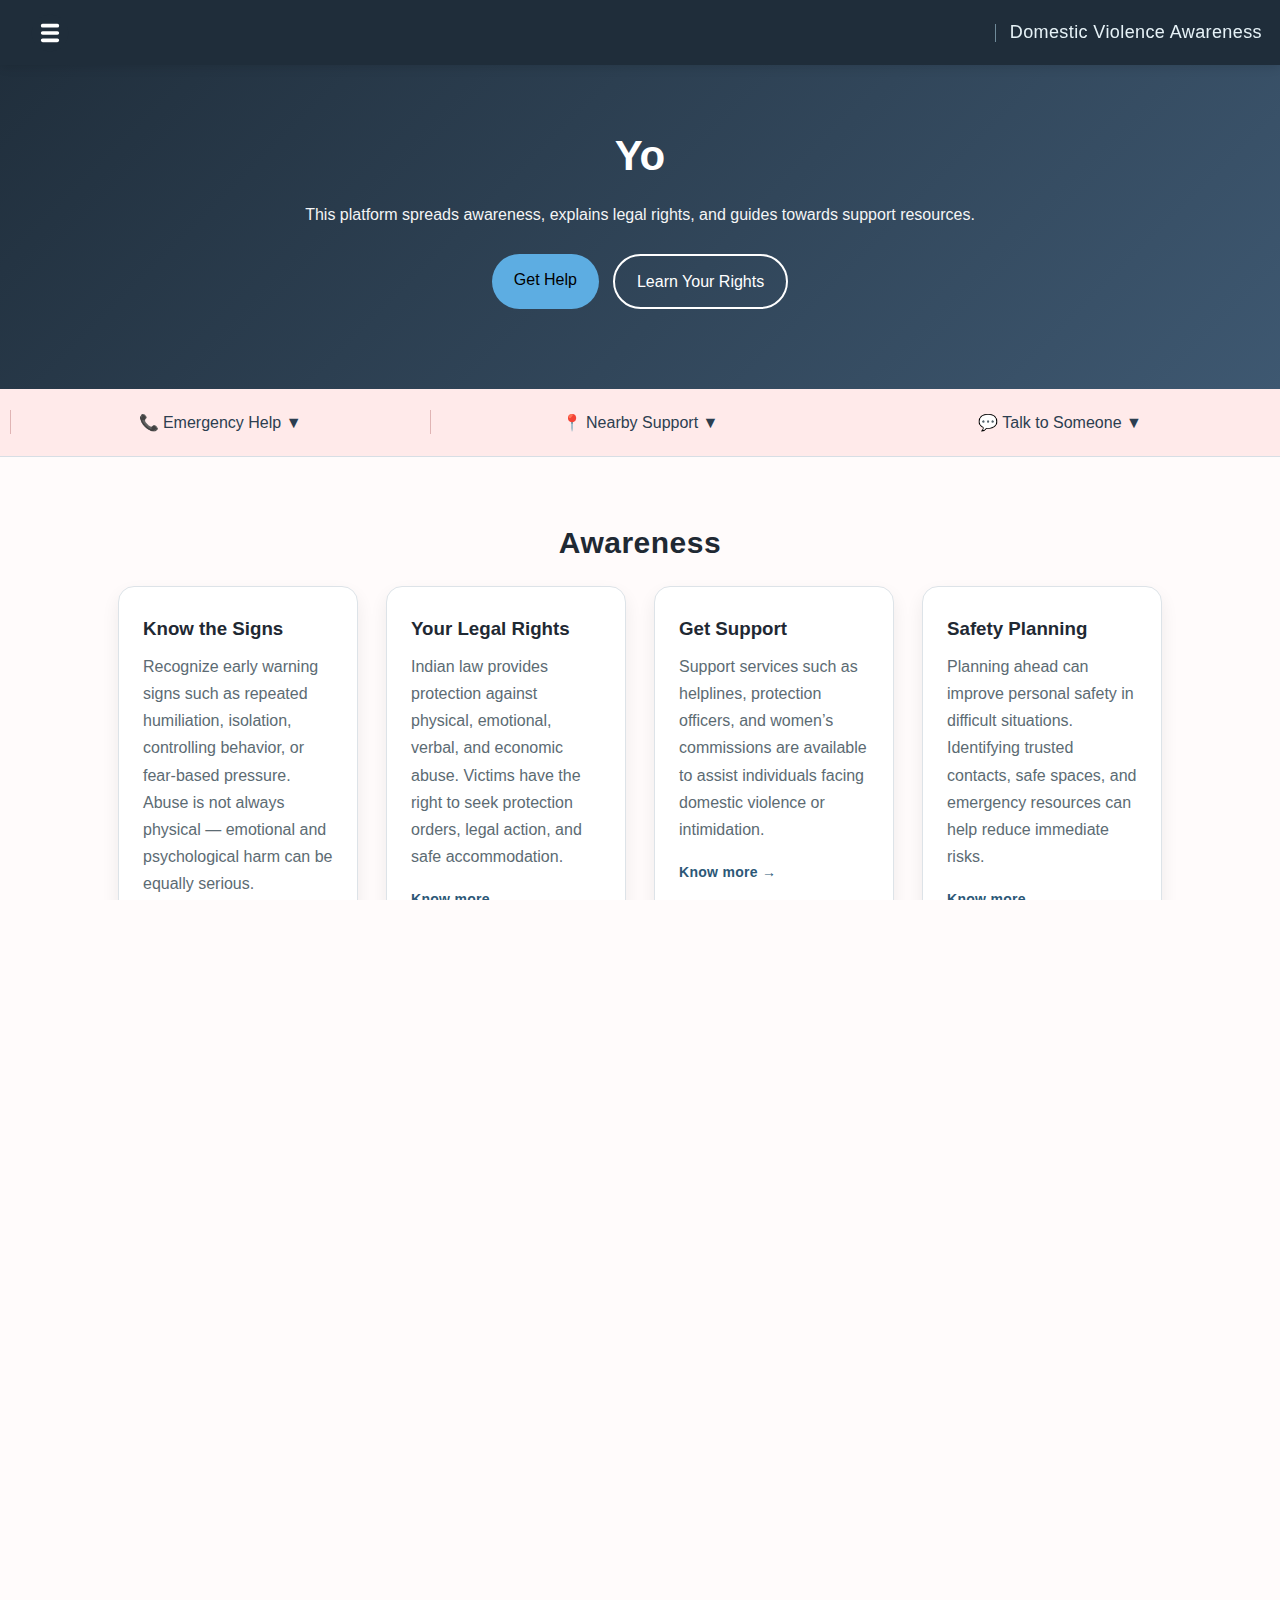
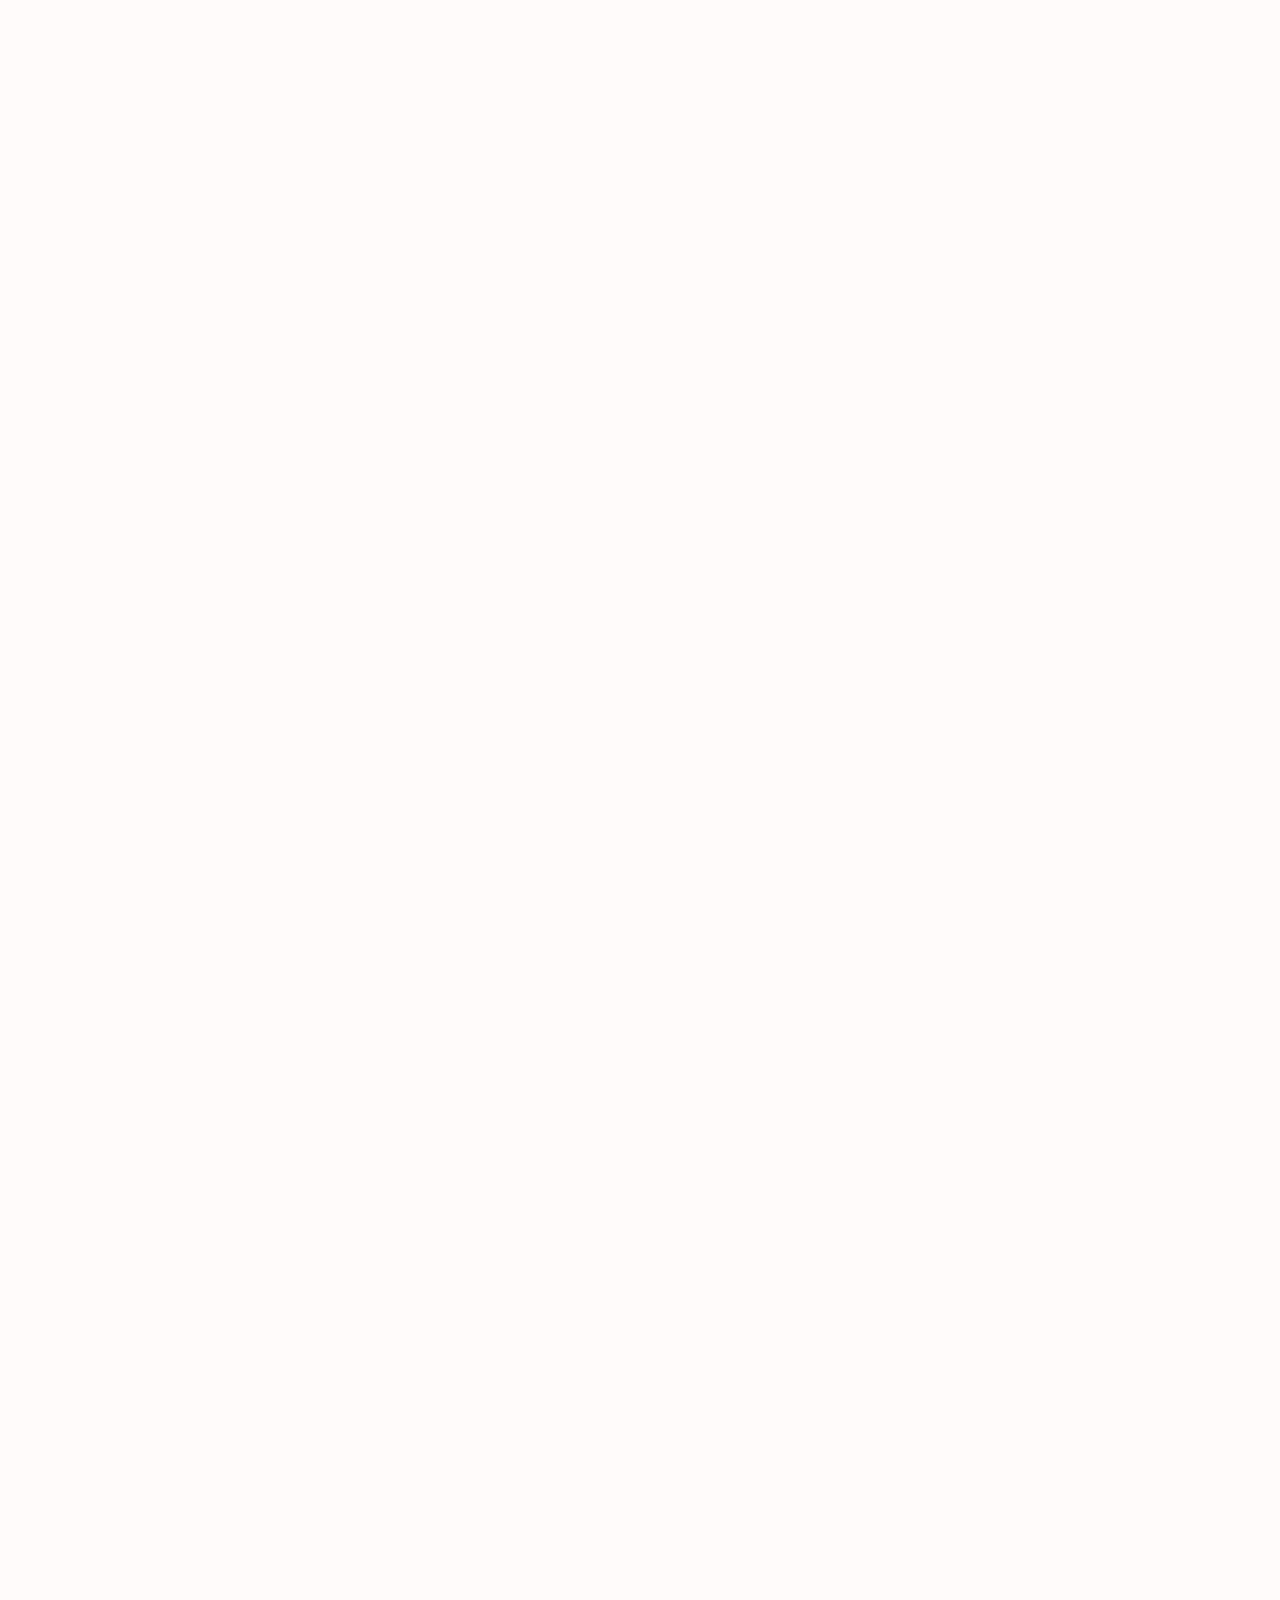
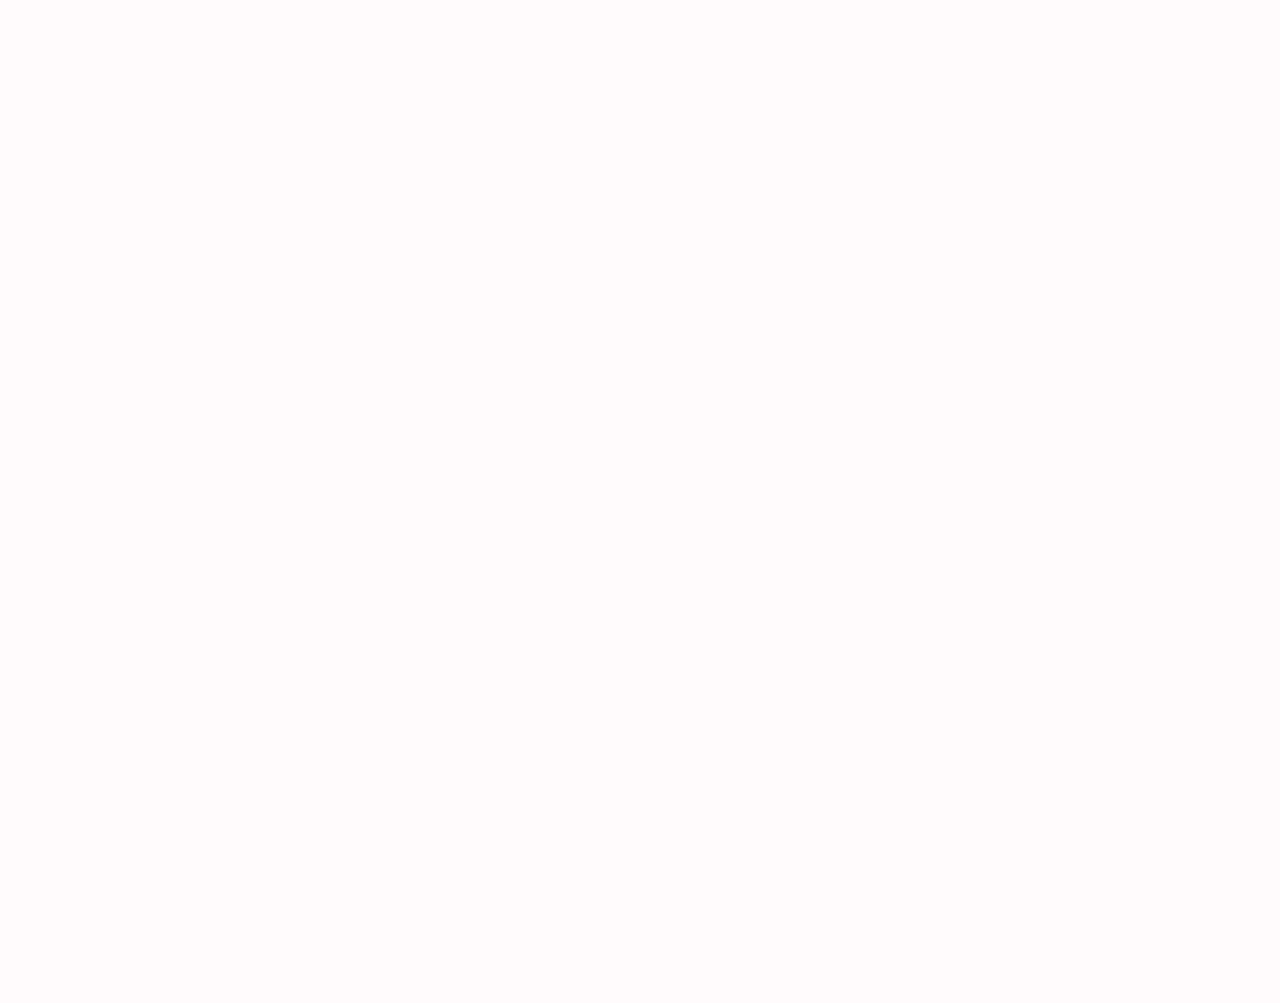
<file: index.html>
<!DOCTYPE html>
<html lang="en">
<head>
    <meta charset="UTF-8">
    <meta name="viewport" content="width=device-width, initial-scale=1.0">
    <meta name="description" content="Educational website explaining domestic violence awareness, legal rights and support resources in India.">
    <title>Domestic Violence Awareness</title>
    <script defer src="https://cloud.umami.is/script.js" data-website-id="67949ab9-eca8-47a8-b28c-52f621062aff"></script>
    <link href="static/css/common.css" rel="stylesheet">
</head>
<body>

<header class="site-navbar">
    <div id="menuBtn" class="logo"><img src='static/images/menu.svg'></div>
    <div class="brand">
    <span class="brand-title">Domestic Violence Awareness</span>
</div>
</header>

<div id="menuOverlay"></div>

<nav id="sideMenu">
    <a href="index.html">Home</a>
    <a href="laws.html">Laws</a>
    <a href="support.html">Support</a>
    <a href="about.html">About Us</a>
</nav>

<main>
    <section class="hero">
    <div class="hero-inner">
        <h1 id="heroText">You Are Not Alone </h1>
        <p>
            This platform spreads awareness, explains legal rights,
            and guides towards support resources.
        </p>

        <div class="hero-btns">
            <a href="support.html" class="btn primary">Get Help</a>
            <a href="laws.html" class="btn outline">Learn Your Rights</a>
        </div>
    </div>
</section>

<div class="helpbar">
    <span class="help-item">
📞 Emergency Help ▼
<div class="help-dropdown">
    <a href="tel:112">Call 112 </a>(Emergency)
    <a href="tel:181">Call 181 </a>(Women Helpline)
    <a href="tel:1091">Call 1091 </a>(Women Police)
</div>
</span>
    <span class="help-item">
📍 Nearby Support ▼
<div class="help-dropdown">
    <a href="https://www.google.com/maps/search/women+help+center+near+me" target="_blank">Women Help Centers</a>
    <a href="https://www.google.com/maps/search/police+station+near+me" target="_blank">Nearest Police Station</a>
    <a href="https://www.google.com/maps/search/domestic+violence+ngo+near+me" target="_blank">NGO Support</a>
</div>
</span>
    <span class="help-item">
💬 Talk to Someone ▼
<div class="help-dropdown">
    <a href="https://www.icallhelpline.org/" target="_blank">iCALL Emotional Support</a>
    <a href="https://www.aasra.info/" target="_blank">AASRA Helpline</a>
    <a href="mailto:complaintcell-ncw@nic.in">Email Support</a>
</div>
</span>
</div>

<section class="content container">

    <h2 class="section-title">Awareness</h2>

    <div class="cards">

<div class="card">
    <h3>Know the Signs</h3>
    <p>
        Recognize early warning signs such as repeated humiliation,
        isolation, controlling behavior, or fear-based pressure.
        Abuse is not always physical — emotional and psychological
        harm can be equally serious.
    </p>

    <a href="https://www.jagori.org"
       target="_blank"
       rel="noopener noreferrer"
       class="read-more">
       Know more →
    </a>
</div>


<div class="card">
    <h3>Your Legal Rights</h3>
    <p>
        Indian law provides protection against physical, emotional,
        verbal, and economic abuse. Victims have the right to seek
        protection orders, legal action, and safe accommodation.
    </p>

    <a href="https://www.indiacode.nic.in/handle/123456789/2021"
       target="_blank"
       rel="noopener noreferrer"
       class="read-more">
       Know more →
    </a>
</div>


<div class="card">
    <h3>Get Support</h3>
    <p>
        Support services such as helplines, protection officers,
        and women’s commissions are available to assist individuals
        facing domestic violence or intimidation.
    </p>

    <a href="https://ncwapps.nic.in/onlinecomplaintsv2/"
       target="_blank"
       rel="noopener noreferrer"
       class="read-more">
       Know more →
    </a>
</div>


<div class="card">
    <h3>Safety Planning</h3>
    <p>
        Planning ahead can improve personal safety in difficult
        situations. Identifying trusted contacts, safe spaces,
        and emergency resources can help reduce immediate risks.
    </p>

    <a href="https://asiapacific.unwomen.org/en/search-results?search_api_fulltext=safety+planning"
       target="_blank"
       rel="noopener noreferrer"
       class="read-more">
       Know more →
    </a>
</div>
    </div>
</section>
<section class="content">

    <h2 class="section-title">Forms of Abuse</h2>
<p class="section-subtext">
Abuse can take many forms beyond physical harm. Understanding these forms helps in recognizing and addressing them early.
</p><br>
    <div class="cards">
<div class="card">
    <h3>Emotional Abuse</h3>
    <p>
        Emotional abuse includes repeated humiliation, insults, isolation,
        or manipulation that gradually affects a person’s confidence and
        mental well-being. It may not leave visible marks, but its impact
        can be deeply distressing.
    </p>
</div>

<div class="card">
    <h3>Threat & Intimidation</h3>
    <p>
        Intimidation involves creating fear through threats, pressure,
        or blackmail to control someone’s actions or silence them.
        Even without physical harm, fear-based control is a serious
        form of abuse.
    </p>
</div>
<div class="card">
  <h3>Economic Abuse</h3>
  <p>
    Economic abuse includes controlling access to money,
    property, employment, or financial resources in order
    to make a person dependent and powerless.
  </p>
</div>
        <div class="card">
    <h3>Physical Abuse</h3>
    <p>
        Physical abuse involves the use of force that causes bodily harm,
        pain, injury, or endangers life. Under Indian law, harming a woman's
        health, safety, or well-being within a domestic relationship is a punishable offence.
    </p>
</div>
    </div>

</section>
<section class="content case-study">
    <h2 class="section-title">Verbal & Emotional Case: Study 1</h2>
<div class="case-card">
    <h3>Domestic Cruelty & Mental Harassment (Reported Cases)</h3>

    <p>
        In recent years, multiple reported cases have highlighted how
        emotional abuse, dowry pressure, and psychological harassment
        can significantly impact victims.
    </p>

    <ul>
        <li>
            <strong>Chennai Dowry Harassment Case (2025):</strong>
            A 29-year-old woman reportedly faced sustained verbal abuse
            and dowry-related pressure, leading to severe psychological distress.
            <a href="https://www.newindianexpress.com/cities/chennai/2025/Jul/02/four-days-after-wedding-chennai-woman-kills-self-in-suspected-dowry-harassment" target="_blank" class="read-more">
                Read full case →
            </a>
        </li>

        <li>
            <strong>Celina Jaitley vs. Peter Haag (2025 Complaint):</strong>
            The actress filed a domestic violence complaint alleging
            emotional, verbal, and psychological abuse under the
            Protection of Women from Domestic Violence Act <strong class="highlight-law">PWDVA, 2005.</strong>
            <a href="https://www.indiatoday.in/movies/celebrities/story/celina-jaitly-accuses-husband-of-domestic-racist-abuse-seeks-compensation-2825667-2025-11-25" target="_blank" class="read-more">
                Read full case →
            </a>
        </li>
    </ul>

    <p class="note">
        These cases demonstrate that domestic violence includes
        emotional and psychological abuse — not only physical harm.
    </p>
</div>
</section>
<section class="content case-study">

    <h2 class="section-title">Threat & Intimidation Case: Study 2</h2>

    <div class="case-card">

    <h3>Threat & Intimidation (Psychological Abuse)</h3>

    <p>
        In several well-known Indian cases, intimidation was used to silence
        victims, witnesses, or complainants. Fear, legal pressure, and social
        influence played a major role in obstructing justice processes.
    </p>

    <ul>
        <li><strong>Nirbhaya Case (2012):</strong> Witnesses and participants faced fear and pressure during investigation and trial, highlighting the need for witness protection laws. <a href="https://timesofindia.indiatimes.com/india/what-is-nirbhaya-case/articleshow/72868430.cms" target="_blank" class="read-more">Read full case →</a></li>

        <li><strong>Priya Ramani vs M.J. Akbar (2021):</strong> A criminal defamation case was filed after workplace harassment allegations, demonstrating how legal action can be used as intimidation. <a href="https://www.indiatoday.in/india/story/priya-ramani-acquitted-timeline-criminal-defamation-case-filed-against-her-by-mj-akbar-1770193-2021-02-17" target="_blank" class="read-more">Read full case →</a></li>

        <li><strong>Jessica Lal Case:</strong> Witnesses initially turned hostile due to pressure and influence, delaying justice until the case was reopened. <a href="https://thetrustofindia.epaper.timesgroup.com/stories/jessica-lall-murder-case" target="_blank" class="read-more">Read full case →</a></li>
    </ul>

    <p class="note">
        These incidents show that intimidation can occur through threats,
        power influence, or legal pressure — even without physical violence.
    </p>

</div>
</section>
<section class="content case-study">
    <h2 class="section-title">Physical Abuse Case: Study 3</h2>

  <div class="case-card">

    <h3>What is Physical Abuse?</h3>
    <p>
      Physical abuse involves the intentional use of force that causes bodily pain,
      injury, disability, or endangers life. Under the Protection of Women from
      <strong class="highlight-law">Domestic Violence Act, 2005</strong>, any act that harms a woman’s health, safety,
      or well-being is considered an offence.
    </p>

    <h4>Common Forms:</h4>
    <ul>
      <li>Slapping, punching, kicking</li>
      <li>Burning with hot objects or chemicals</li>
      <li>Strangulation or physical confinement</li>
      <li>Assault with sharp objects</li>
      <li>Denial of medical care after injury</li>
    </ul>

    <h4>Recent Indian Cases:</h4>
    <ul>
      <li><strong>Gurgaon PG Abuse Case (2026):</strong> A young student was allegedly confined and severely assaulted by her live-in partner. <a href="https://www.indiatoday.in/cities/story/gurugram-tripura-woman-critical-savage-assault-by-live-in-partner-over-doubts-2871287-2026-02-20" target="_blank" class="read-more">
                Read full case →
            </a></li>

      <li><strong>Bareilly Dowry Violence Case (2026):</strong> A woman was reportedly tortured over dowry demands, leading to serious injuries. <a href="https://www.hindustantimes.com/cities/lucknow-news/murder-for-dowry-bareilly-court-awards-death-to-husband-inlaws-101738859237838.html" target="_blank" class="read-more">
                Read full case →
            </a></li>

            <li><strong>Mahim Harassment Case (Mumbai):</strong> Prolonged physical and emotional abuse allegedly led to tragic consequences. <a href="https://www.freepressjournal.in/mumbai/mumbai-woman-alleges-6-crore-dowry-demand-assault-and-forced-miscarriage-in-high-profile-domestic-abuse-case-fir-filed-against-4-family-members" target="_blank" class="read-more">
                Read full case →
            </a></li>

      <li><strong>Ghaziabad Elder Abuse Case (2025):</strong> CCTV footage showed an elderly woman being physically assaulted inside her home. <a href="https://www.indiatoday.in/india/story/ghaziabad-woman-beats-elderly-mother-in-law-cctv-video-viral-uttar-pradesh-2751762-2025-07-07" target="_blank" class="read-more">
                Read full case →
            </a></li>
    </ul>

    <h4>Impact of Physical Abuse:</h4>
<ul>
  <li>Severe injuries and chronic health problems</li>
  <li>Depression, trauma, anxiety</li>
  <li>Breakdown of families and relationships</li>
  <li>Children exposed to domestic violence may experience long-term psychological trauma</li>
  <li>Violence within families can create an intergenerational cycle of abuse</li>
</ul>

    <p class="note">
      Physical violence often begins gradually but can escalate into life-threatening situations.
    </p>

  </div>
</section>
<section class="quote">
    “Help is available. You deserve safety.”
</section>
</main>
<section class="trust">
    <p>This website is created to spread awareness and guide individuals towards safety and support resources.</p>
</section>
<footer class="footer">
    <p>Educational awareness project | Not an official support service</p>
</footer>
<script src="static/js/menu.js"></script>
<script src="static/js/text.js"></script>
</body>
</html>
</file>
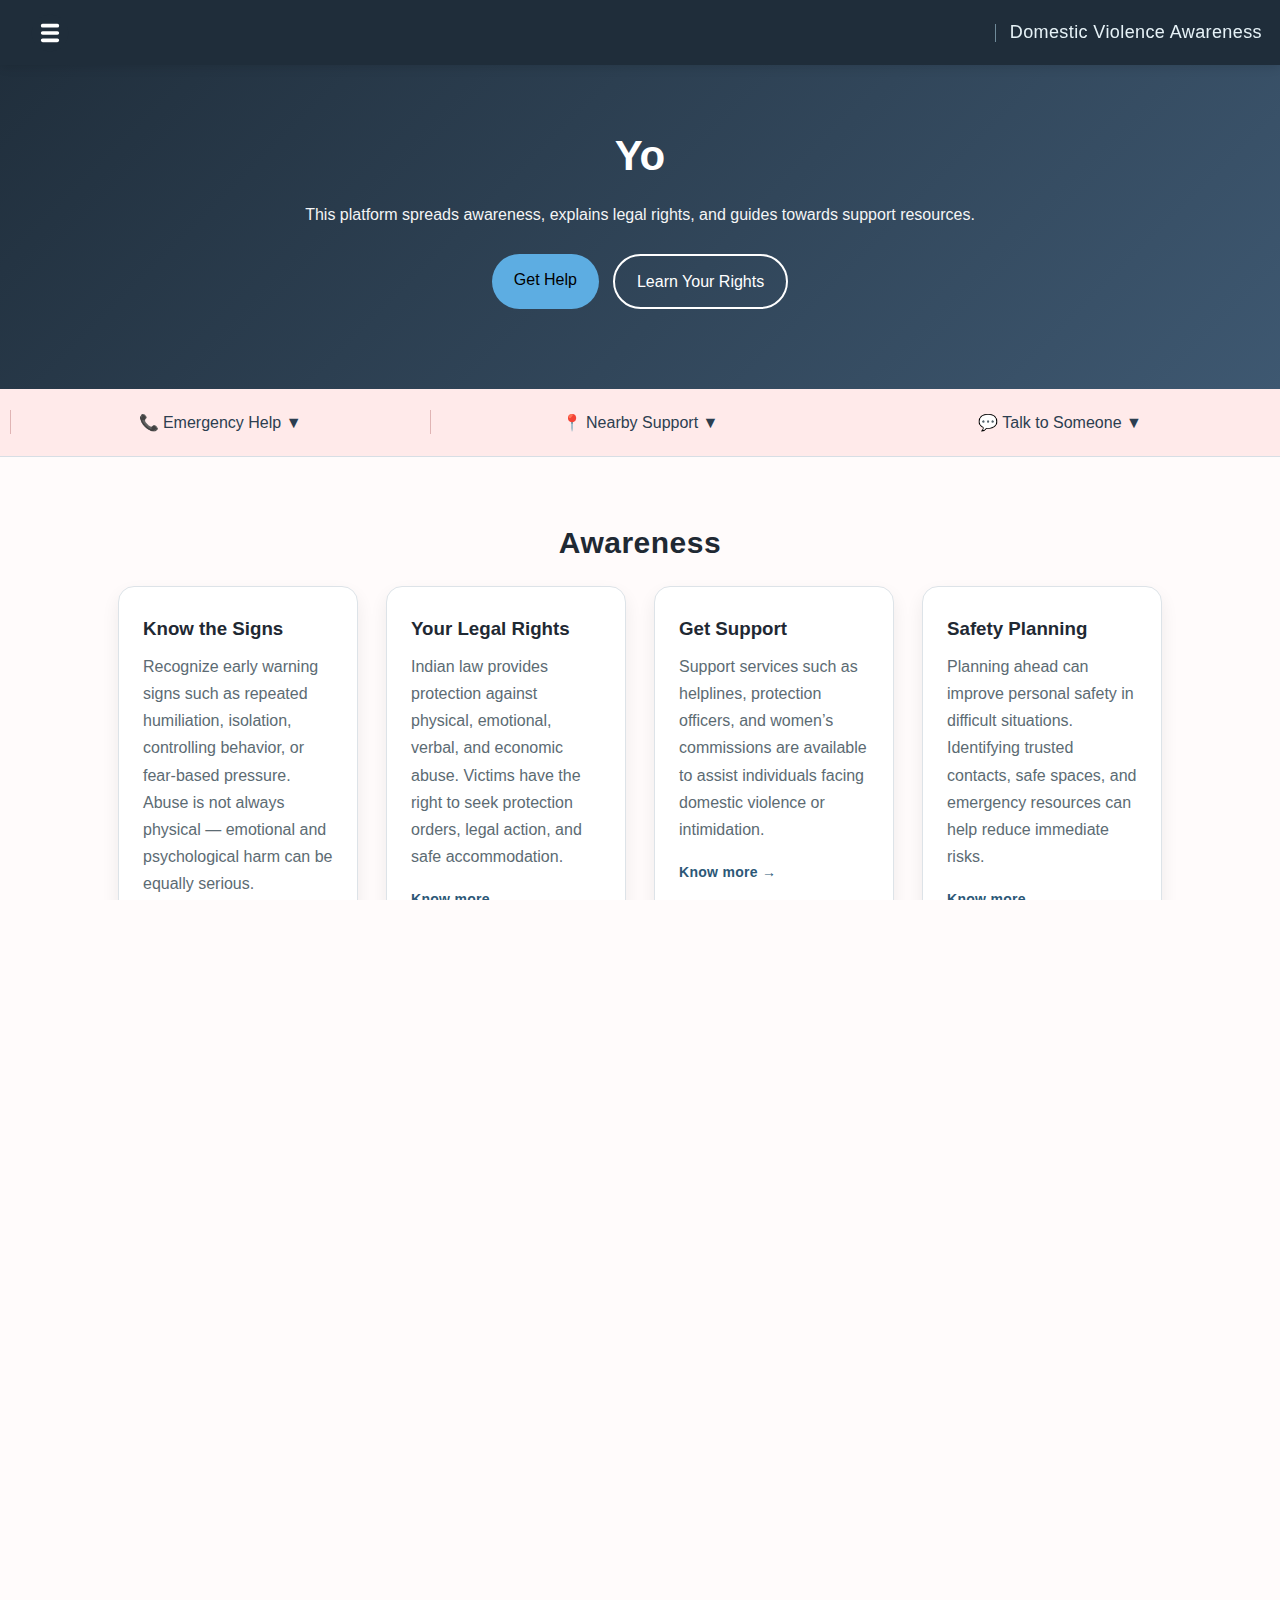
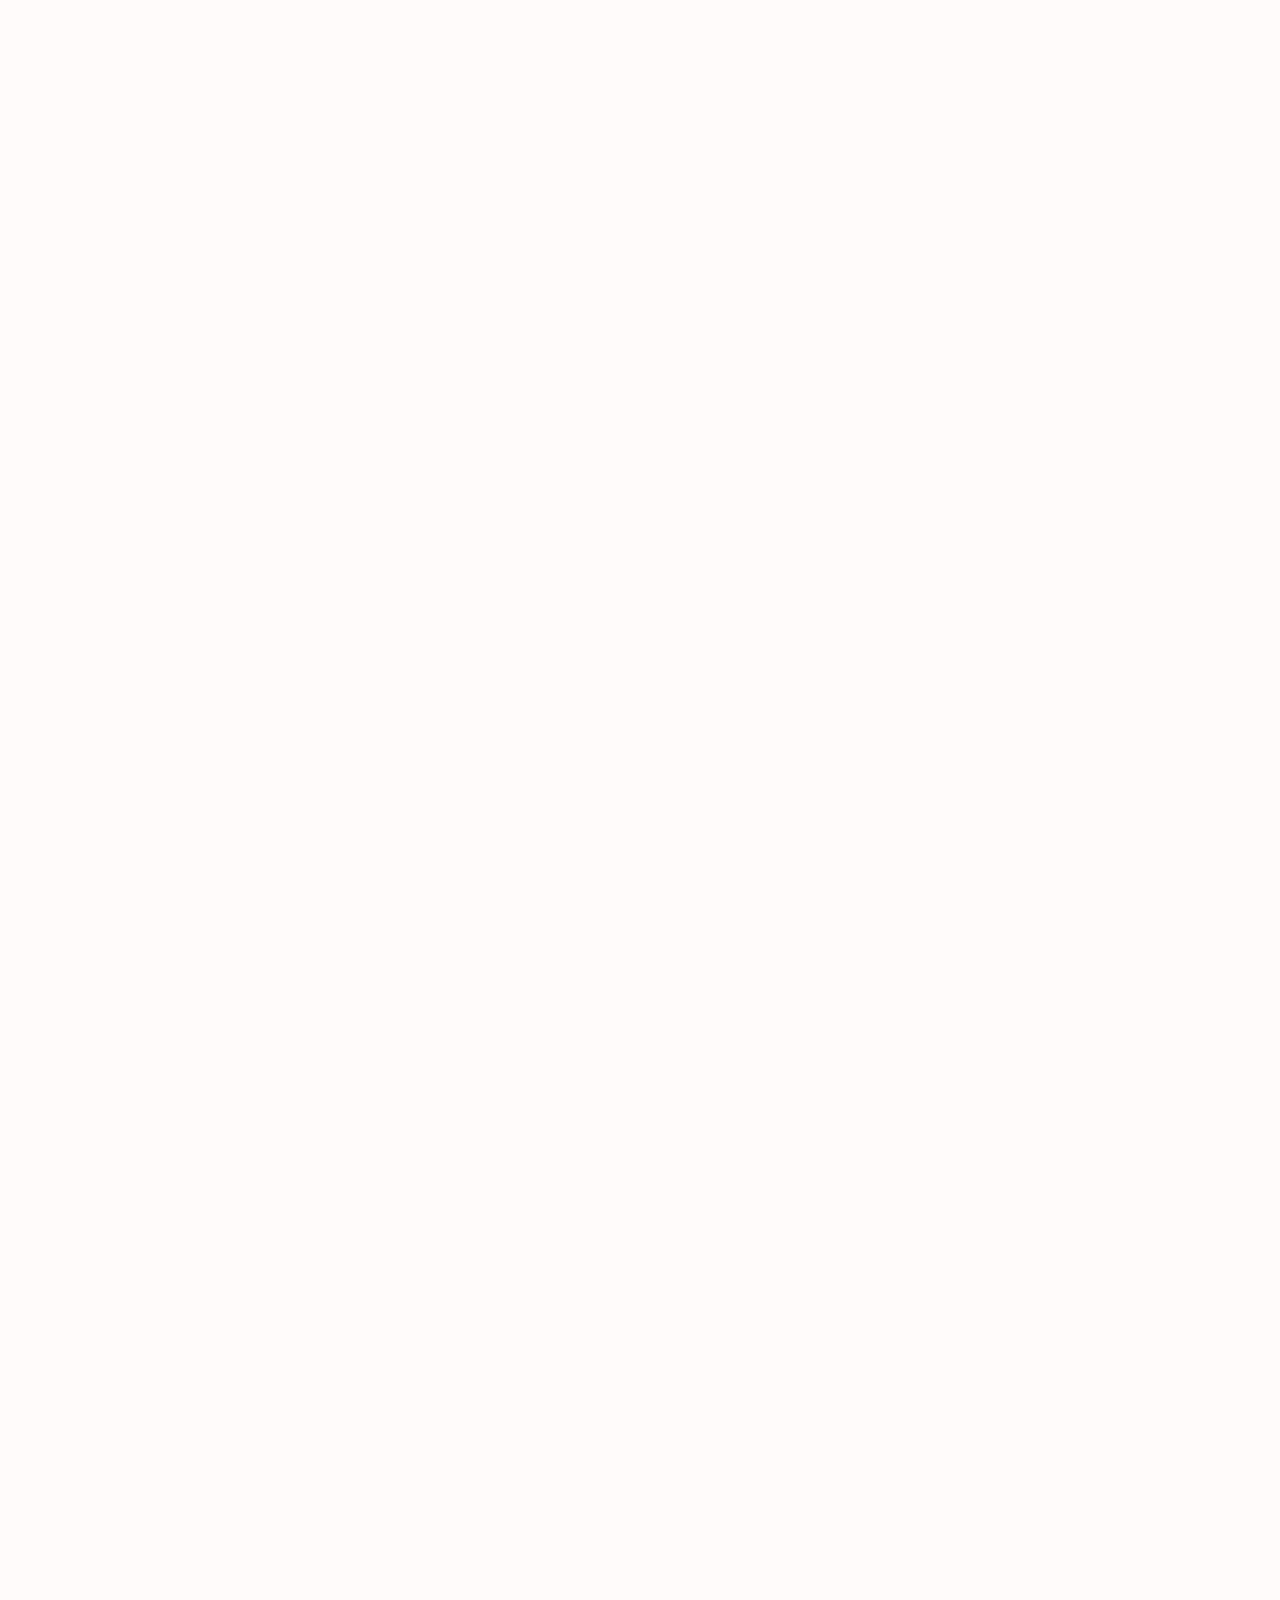
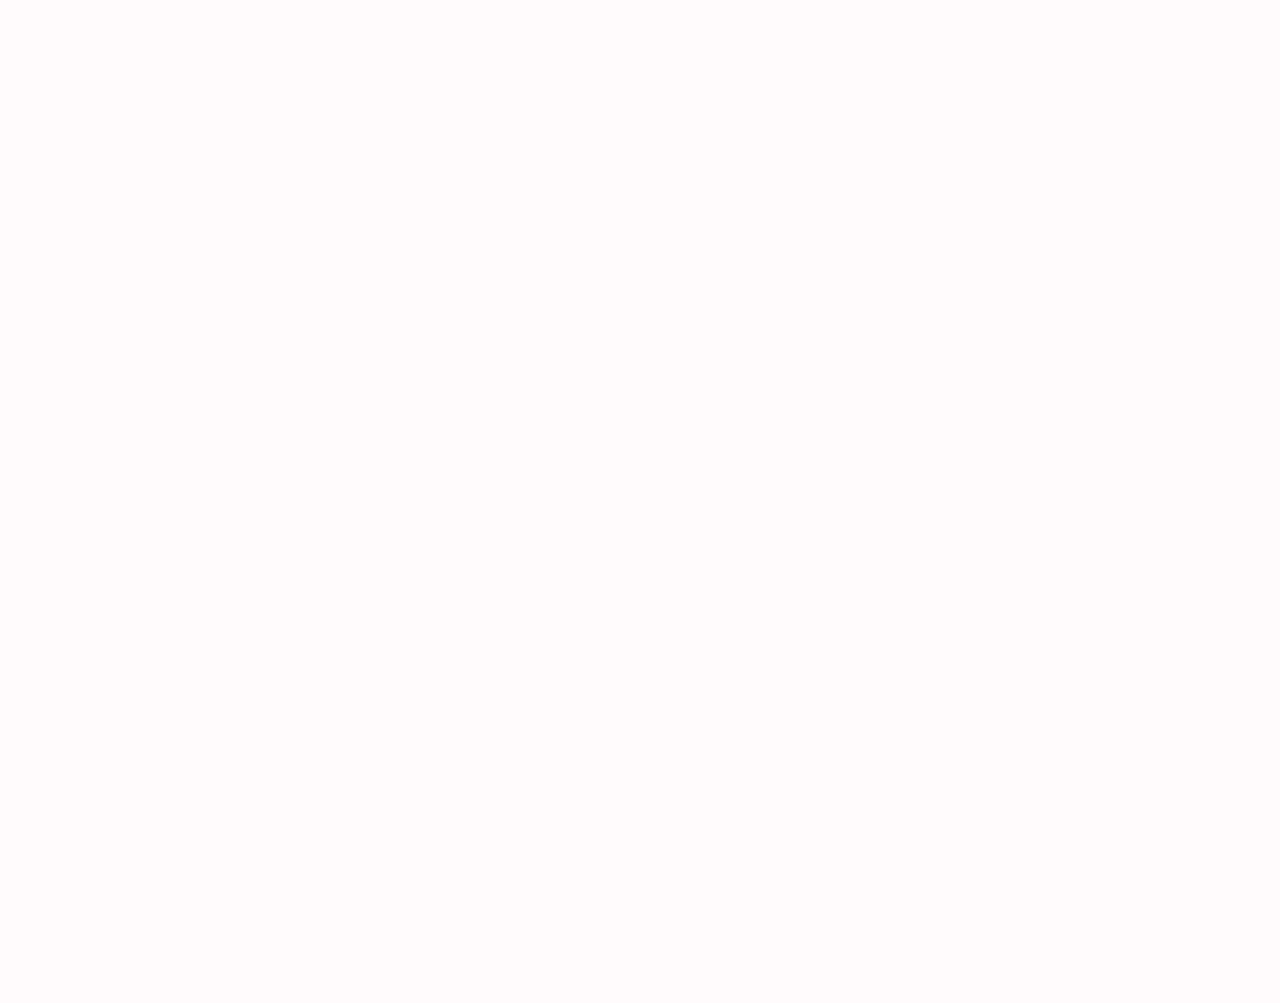
<file: templates/index.html>
<!DOCTYPE html>
<html lang="en">
<head>
    <meta charset="UTF-8">
    <meta name="viewport" content="width=device-width, initial-scale=1.0">
    <meta name="description" content="Educational website explaining domestic violence awareness, legal rights and support resources in India.">
    <title>Domestic Violence Awareness</title>

    <link href="../static/css/common.css" rel="stylesheet">
</head>
<body>

<header class="site-navbar">
    <div id="menuBtn" class="logo"><img src='../static/images/menu.svg'></div>
    <div class="brand">
    <span class="brand-title">Domestic Violence Awareness</span>
</div>
</header>

<div id="menuOverlay"></div>

<nav id="sideMenu">
    <a href="index.html">Home</a>
    <a href="laws.html">Laws</a>
    <a href="support.html">Support</a>
    <a href="about.html">About Us</a>
</nav>

<main>
    <section class="hero">
    <div class="hero-inner">
        <h1 id="heroText">You Are Not Alone </h1>
        <p>
            This platform spreads awareness, explains legal rights,
            and guides towards support resources.
        </p>

        <div class="hero-btns">
            <a href="support.html" class="btn primary">Get Help</a>
            <a href="laws.html" class="btn outline">Learn Your Rights</a>
        </div>
    </div>
</section>

<div class="helpbar">
    <span class="help-item">
📞 Emergency Help ▼
<div class="help-dropdown">
    <a href="tel:112">Call 112 </a>(Emergency)
    <a href="tel:181">Call 181 </a>(Women Helpline)
    <a href="tel:1091">Call 1091 </a>(Women Police)
</div>
</span>
    <span class="help-item">
📍 Nearby Support ▼
<div class="help-dropdown">
    <a href="https://www.google.com/maps/search/women+help+center+near+me" target="_blank">Women Help Centers</a>
    <a href="https://www.google.com/maps/search/police+station+near+me" target="_blank">Nearest Police Station</a>
    <a href="https://www.google.com/maps/search/domestic+violence+ngo+near+me" target="_blank">NGO Support</a>
</div>
</span>
    <span class="help-item">
💬 Talk to Someone ▼
<div class="help-dropdown">
    <a href="https://www.icallhelpline.org/" target="_blank">iCALL Emotional Support</a>
    <a href="https://www.aasra.info/" target="_blank">AASRA Helpline</a>
    <a href="mailto:complaintcell-ncw@nic.in">Email Support</a>
</div>
</span>
</div>

<section class="content container">

    <h2 class="section-title">Awareness</h2>

    <div class="cards">

<div class="card">
    <h3>Know the Signs</h3>
    <p>
        Recognize early warning signs such as repeated humiliation,
        isolation, controlling behavior, or fear-based pressure.
        Abuse is not always physical — emotional and psychological
        harm can be equally serious.
    </p>

    <a href="https://www.jagori.org"
       target="_blank"
       rel="noopener noreferrer"
       class="read-more">
       Know more →
    </a>
</div>


<div class="card">
    <h3>Your Legal Rights</h3>
    <p>
        Indian law provides protection against physical, emotional,
        verbal, and economic abuse. Victims have the right to seek
        protection orders, legal action, and safe accommodation.
    </p>

    <a href="https://www.indiacode.nic.in/handle/123456789/2021"
       target="_blank"
       rel="noopener noreferrer"
       class="read-more">
       Know more →
    </a>
</div>


<div class="card">
    <h3>Get Support</h3>
    <p>
        Support services such as helplines, protection officers,
        and women’s commissions are available to assist individuals
        facing domestic violence or intimidation.
    </p>

    <a href="https://ncwapps.nic.in/onlinecomplaintsv2/"
       target="_blank"
       rel="noopener noreferrer"
       class="read-more">
       Know more →
    </a>
</div>


<div class="card">
    <h3>Safety Planning</h3>
    <p>
        Planning ahead can improve personal safety in difficult
        situations. Identifying trusted contacts, safe spaces,
        and emergency resources can help reduce immediate risks.
    </p>

    <a href="https://asiapacific.unwomen.org/en/search-results?search_api_fulltext=safety+planning"
       target="_blank"
       rel="noopener noreferrer"
       class="read-more">
       Know more →
    </a>
</div>
    </div>
</section>
<section class="content">

    <h2 class="section-title">Forms of Abuse</h2>
<p class="section-subtext">
Abuse can take many forms beyond physical harm. Understanding these forms helps in recognizing and addressing them early.
</p><br>
    <div class="cards">
<div class="card">
    <h3>Emotional Abuse</h3>
    <p>
        Emotional abuse includes repeated humiliation, insults, isolation,
        or manipulation that gradually affects a person’s confidence and
        mental well-being. It may not leave visible marks, but its impact
        can be deeply distressing.
    </p>
</div>

<div class="card">
    <h3>Threat & Intimidation</h3>
    <p>
        Intimidation involves creating fear through threats, pressure,
        or blackmail to control someone’s actions or silence them.
        Even without physical harm, fear-based control is a serious
        form of abuse.
    </p>
</div>
<div class="card">
  <h3>Economic Abuse</h3>
  <p>
    Economic abuse includes controlling access to money,
    property, employment, or financial resources in order
    to make a person dependent and powerless.
  </p>
</div>
        <div class="card">
    <h3>Physical Abuse</h3>
    <p>
        Physical abuse involves the use of force that causes bodily harm,
        pain, injury, or endangers life. Under Indian law, harming a woman's
        health, safety, or well-being within a domestic relationship is a punishable offence.
    </p>
</div>
    </div>

</section>
<section class="content case-study">
    <h2 class="section-title">Verbal & Emotional Case: Study 1</h2>
<div class="case-card">
    <h3>Domestic Cruelty & Mental Harassment (Reported Cases)</h3>

    <p>
        In recent years, multiple reported cases have highlighted how
        emotional abuse, dowry pressure, and psychological harassment
        can significantly impact victims.
    </p>

    <ul>
        <li>
            <strong>Chennai Dowry Harassment Case (2025):</strong>
            A 29-year-old woman reportedly faced sustained verbal abuse
            and dowry-related pressure, leading to severe psychological distress.
            <a href="https://www.newindianexpress.com/cities/chennai/2025/Jul/02/four-days-after-wedding-chennai-woman-kills-self-in-suspected-dowry-harassment" target="_blank" class="read-more">
                Read full case →
            </a>
        </li>

        <li>
            <strong>Celina Jaitley vs. Peter Haag (2025 Complaint):</strong>
            The actress filed a domestic violence complaint alleging
            emotional, verbal, and psychological abuse under the
            Protection of Women from Domestic Violence Act <strong class="highlight-law">PWDVA, 2005.</strong>
            <a href="https://www.indiatoday.in/movies/celebrities/story/celina-jaitly-accuses-husband-of-domestic-racist-abuse-seeks-compensation-2825667-2025-11-25" target="_blank" class="read-more">
                Read full case →
            </a>
        </li>
    </ul>

    <p class="note">
        These cases demonstrate that domestic violence includes
        emotional and psychological abuse — not only physical harm.
    </p>
</div>
</section>
<section class="content case-study">

    <h2 class="section-title">Threat & Intimidation Case: Study 2</h2>

    <div class="case-card">

    <h3>Threat & Intimidation (Psychological Abuse)</h3>

    <p>
        In several well-known Indian cases, intimidation was used to silence
        victims, witnesses, or complainants. Fear, legal pressure, and social
        influence played a major role in obstructing justice processes.
    </p>

    <ul>
        <li><strong>Nirbhaya Case (2012):</strong> Witnesses and participants faced fear and pressure during investigation and trial, highlighting the need for witness protection laws. <a href="https://timesofindia.indiatimes.com/india/what-is-nirbhaya-case/articleshow/72868430.cms" target="_blank" class="read-more">Read full case →</a></li>

        <li><strong>Priya Ramani vs M.J. Akbar (2021):</strong> A criminal defamation case was filed after workplace harassment allegations, demonstrating how legal action can be used as intimidation. <a href="https://www.indiatoday.in/india/story/priya-ramani-acquitted-timeline-criminal-defamation-case-filed-against-her-by-mj-akbar-1770193-2021-02-17" target="_blank" class="read-more">Read full case →</a></li>

        <li><strong>Jessica Lal Case:</strong> Witnesses initially turned hostile due to pressure and influence, delaying justice until the case was reopened. <a href="https://thetrustofindia.epaper.timesgroup.com/stories/jessica-lall-murder-case" target="_blank" class="read-more">Read full case →</a></li>
    </ul>

    <p class="note">
        These incidents show that intimidation can occur through threats,
        power influence, or legal pressure — even without physical violence.
    </p>

</div>
</section>
<section class="content case-study">
    <h2 class="section-title">Physical Abuse Case: Study 3</h2>

  <div class="case-card">

    <h3>What is Physical Abuse?</h3>
    <p>
      Physical abuse involves the intentional use of force that causes bodily pain,
      injury, disability, or endangers life. Under the Protection of Women from
      <strong class="highlight-law">Domestic Violence Act, 2005</strong>, any act that harms a woman’s health, safety,
      or well-being is considered an offence.
    </p>

    <h4>Common Forms:</h4>
    <ul>
      <li>Slapping, punching, kicking</li>
      <li>Burning with hot objects or chemicals</li>
      <li>Strangulation or physical confinement</li>
      <li>Assault with sharp objects</li>
      <li>Denial of medical care after injury</li>
    </ul>

    <h4>Recent Indian Cases:</h4>
    <ul>
      <li><strong>Gurgaon PG Abuse Case (2026):</strong> A young student was allegedly confined and severely assaulted by her live-in partner. <a href="https://www.indiatoday.in/cities/story/gurugram-tripura-woman-critical-savage-assault-by-live-in-partner-over-doubts-2871287-2026-02-20" target="_blank" class="read-more">
                Read full case →
            </a></li>

      <li><strong>Bareilly Dowry Violence Case (2026):</strong> A woman was reportedly tortured over dowry demands, leading to serious injuries. <a href="https://www.hindustantimes.com/cities/lucknow-news/murder-for-dowry-bareilly-court-awards-death-to-husband-inlaws-101738859237838.html" target="_blank" class="read-more">
                Read full case →
            </a></li>

            <li><strong>Mahim Harassment Case (Mumbai):</strong> Prolonged physical and emotional abuse allegedly led to tragic consequences. <a href="https://www.freepressjournal.in/mumbai/mumbai-woman-alleges-6-crore-dowry-demand-assault-and-forced-miscarriage-in-high-profile-domestic-abuse-case-fir-filed-against-4-family-members" target="_blank" class="read-more">
                Read full case →
            </a></li>

      <li><strong>Ghaziabad Elder Abuse Case (2025):</strong> CCTV footage showed an elderly woman being physically assaulted inside her home. <a href="https://www.indiatoday.in/india/story/ghaziabad-woman-beats-elderly-mother-in-law-cctv-video-viral-uttar-pradesh-2751762-2025-07-07" target="_blank" class="read-more">
                Read full case →
            </a></li>
    </ul>

    <h4>Impact of Physical Abuse:</h4>
<ul>
  <li>Severe injuries and chronic health problems</li>
  <li>Depression, trauma, anxiety</li>
  <li>Breakdown of families and relationships</li>
  <li>Children exposed to domestic violence may experience long-term psychological trauma</li>
  <li>Violence within families can create an intergenerational cycle of abuse</li>
</ul>

    <p class="note">
      Physical violence often begins gradually but can escalate into life-threatening situations.
    </p>

  </div>
</section>
<section class="quote">
    “Help is available. You deserve safety.”
</section>
</main>
<section class="trust">
    <p>This website is created to spread awareness and guide individuals towards safety and support resources.</p>
</section>
<footer class="footer">
    <p>Educational awareness project | Not an official support service</p>
</footer>
<script src="../static/js/menu.js"></script>
<script src="../static/js/text.js"></script>
</body>
</html>
</file>
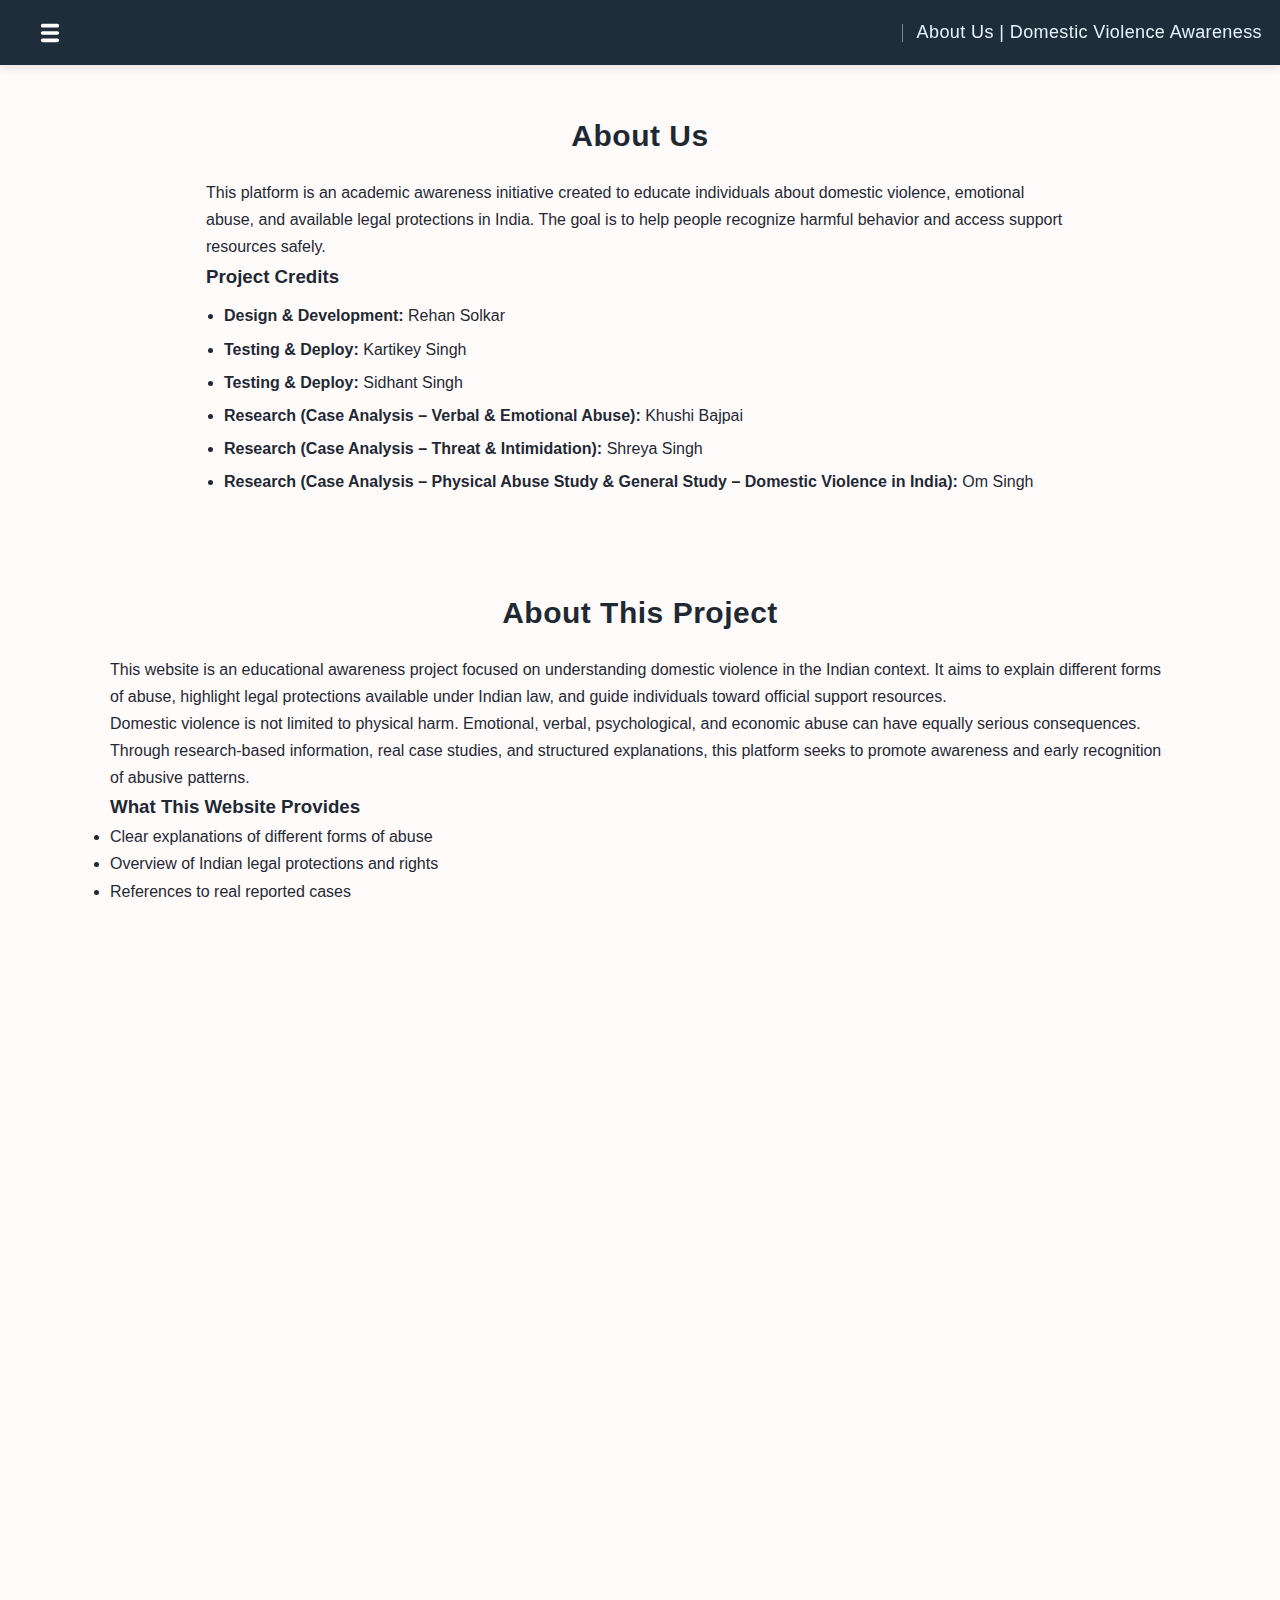
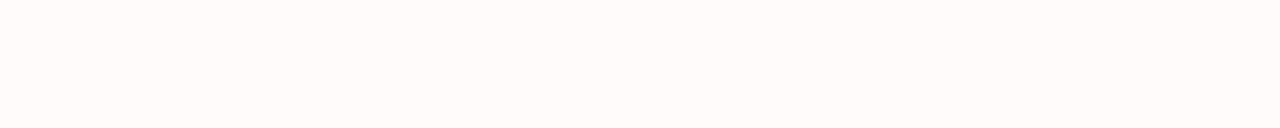
<file: about.html>
<!DOCTYPE html>
<html lang="en">
<head>
    <meta charset="UTF-8">
    <meta name="viewport" content="width=device-width, initial-scale=1.0">
    <meta name="description" content="Educational website explaining domestic violence awareness, legal rights and support resources in India.">
    <title>About Us</title>

    <link href="static/css/common.css" rel="stylesheet">
</head>
<body>

<header class="site-navbar">
    <div id="menuBtn" class="logo"><img src='static/images/menu.svg'></div>
    <div class="brand">
    <span class="brand-title">About Us | Domestic Violence Awareness</span>
    </div>
</header>

<div id="menuOverlay"></div>

<nav id="sideMenu">
    <a href="index.html">Home</a>
    <a href="laws.html">Laws</a>
    <a href="support.html">Support</a>
    <a href="about.html">About Us</a>
</nav>
<main>
    <div class="container">
    <h2 class="section-title">About Us</h2>

    <p>
        This platform is an academic awareness initiative created to educate
        individuals about domestic violence, emotional abuse, and available
        legal protections in India. The goal is to help people recognize harmful
        behavior and access support resources safely.
    </p>
    <h3>Project Credits</h3>
<ul class="credits">
    <li><strong>Design & Development:</strong> Rehan Solkar</li>
<li><strong>Testing & Deploy:</strong> Kartikey Singh</li>
<li><strong>Testing & Deploy:</strong> Sidhant Singh</li>
    <li>
        <strong>Research (Case Analysis – Verbal & Emotional Abuse):</strong>
        Khushi Bajpai
    </li>

    <li>
        <strong>Research (Case Analysis – Threat & Intimidation):</strong>
        Shreya Singh
    </li>

    <li>
        <strong>Research (Case Analysis – Physical Abuse Study & General Study – Domestic Violence in India):</strong>
        Om Singh
    </li>
</ul>
    </div>
<section class="content container">
    <h2 class="section-title">About This Project</h2>

    <p>
        This website is an educational awareness project focused on
        understanding domestic violence in the Indian context.
        It aims to explain different forms of abuse, highlight legal
        protections available under Indian law, and guide individuals
        toward official support resources.
    </p>

    <p>
        Domestic violence is not limited to physical harm. Emotional,
        verbal, psychological, and economic abuse can have equally
        serious consequences. Through research-based information,
        real case studies, and structured explanations, this platform
        seeks to promote awareness and early recognition of abusive
        patterns.
    </p>

    <h3>What This Website Provides</h3>
    <ul>
        <li>Clear explanations of different forms of abuse</li>
        <li>Overview of Indian legal protections and rights</li>
        <li>References to real reported cases</li>
        <li>Guidance toward official support services and helplines</li>
        <li>Research-based insights and statistical context</li>
    </ul>

    <h3>Purpose</h3>
    <p>
        The purpose of this project is to encourage awareness,
        informed discussion, and responsible reporting. By
        understanding legal rights and available support systems,
        individuals and communities can take steps toward prevention
        and safety.
    </p>
<h3>Research & Content Sources</h3>

<p>
    The information presented on this website is based on structured
    academic research and publicly reported Indian case studies.
    The project integrates findings from the following research documents:
</p>

<ul>
    <li>
        <strong>“Domestic Violence in India – A Research Study”</strong> –
        A comprehensive overview covering definitions, legal framework,
        causes, statistical data (NFHS-5, NCRB), case studies, and
        challenges in addressing domestic violence in India.
    </li>

    <li>
        <strong>“Physical Abuse in Domestic Violence (India)”</strong> –
        A focused study examining forms of physical abuse,
        recent Indian case examples, legal protections,
        and the social and psychological impact of violence.
    </li>
</ul>
<br>
<p>
    Additional references include publicly available news reports,
    official legal resources, and government websites to ensure
    accuracy and relevance within the Indian context.
</p>
    <p class="note">
        This website is created for educational purposes only and
        does not provide direct legal or emergency services.
        In case of immediate danger, please contact official
        emergency authorities.
    </p>
</section>
</main>
<section class="quote">
    “Awareness is the first step toward prevention and safety.”
</section>
<footer class="footer">
    <p>Educational awareness project | Not an official support service</p>
</footer>

<script src="static/js/menu.js"></script>
</body>
</html>
</file>
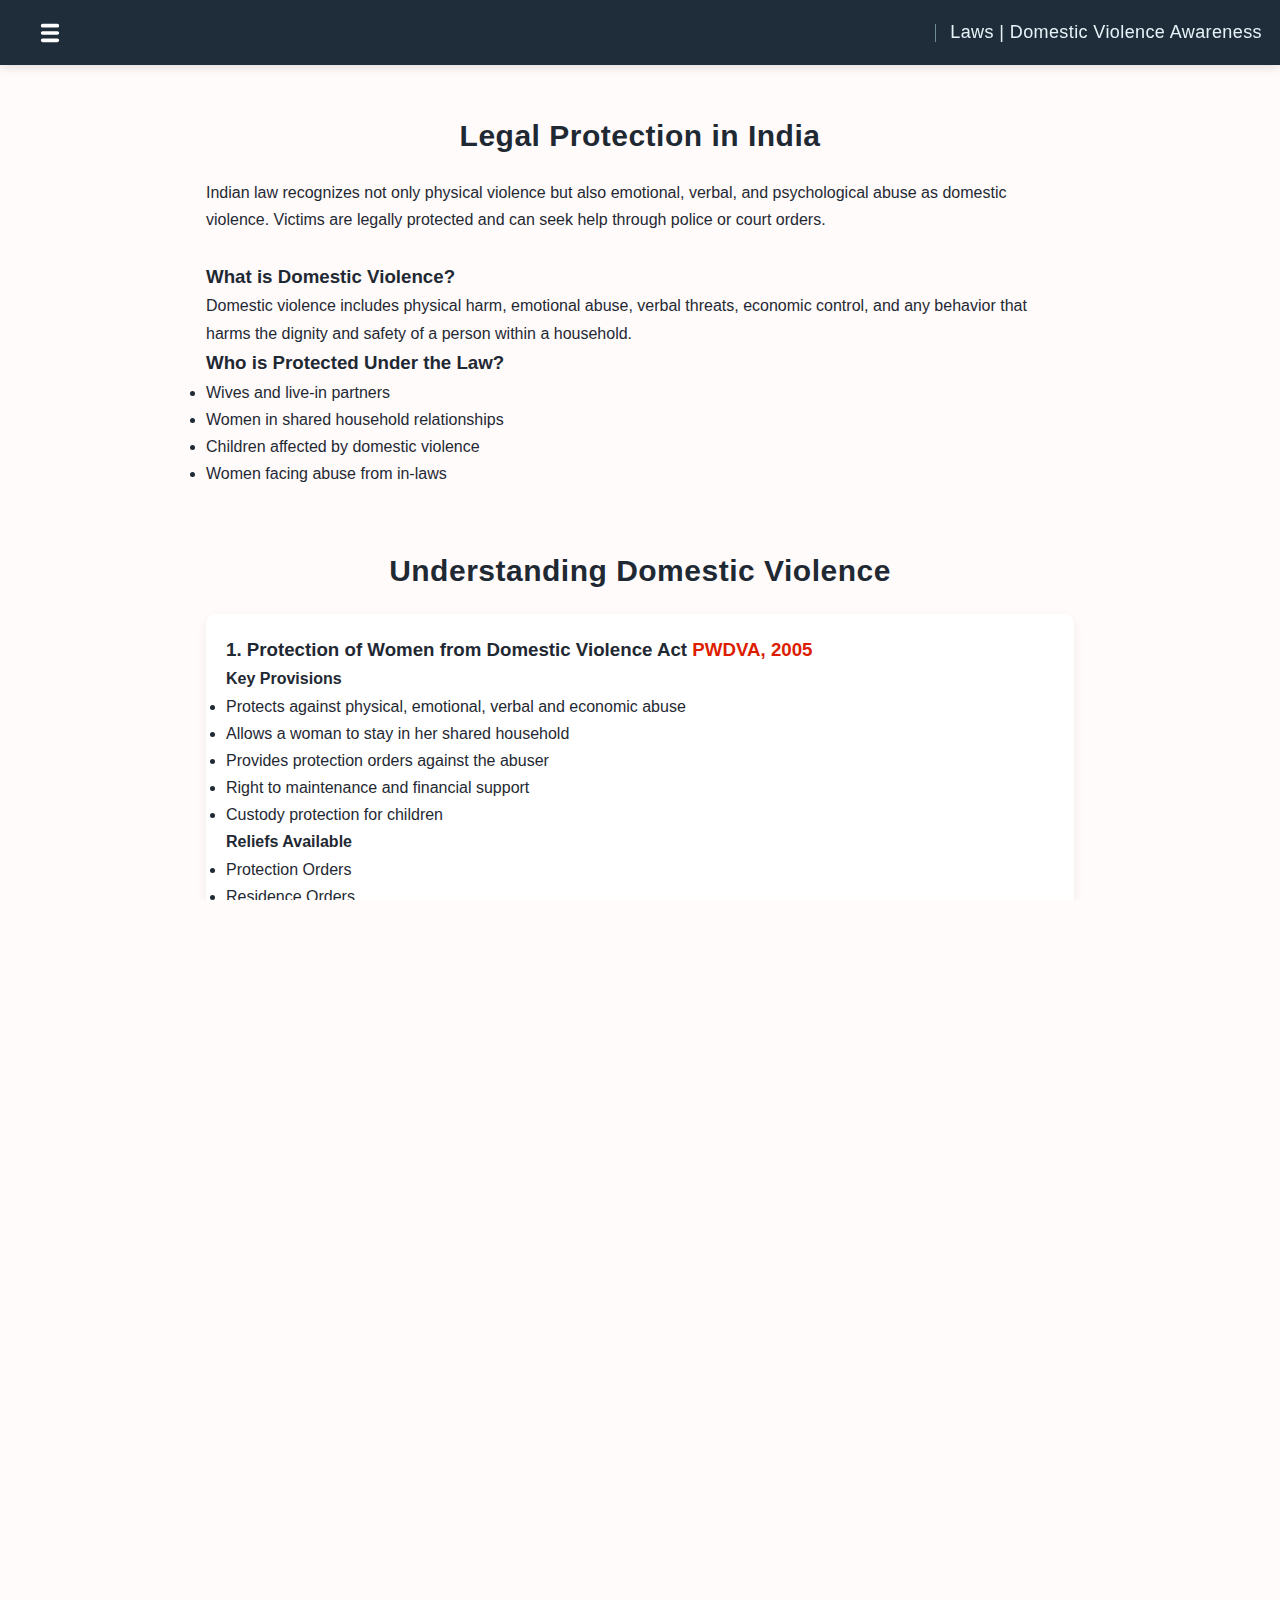
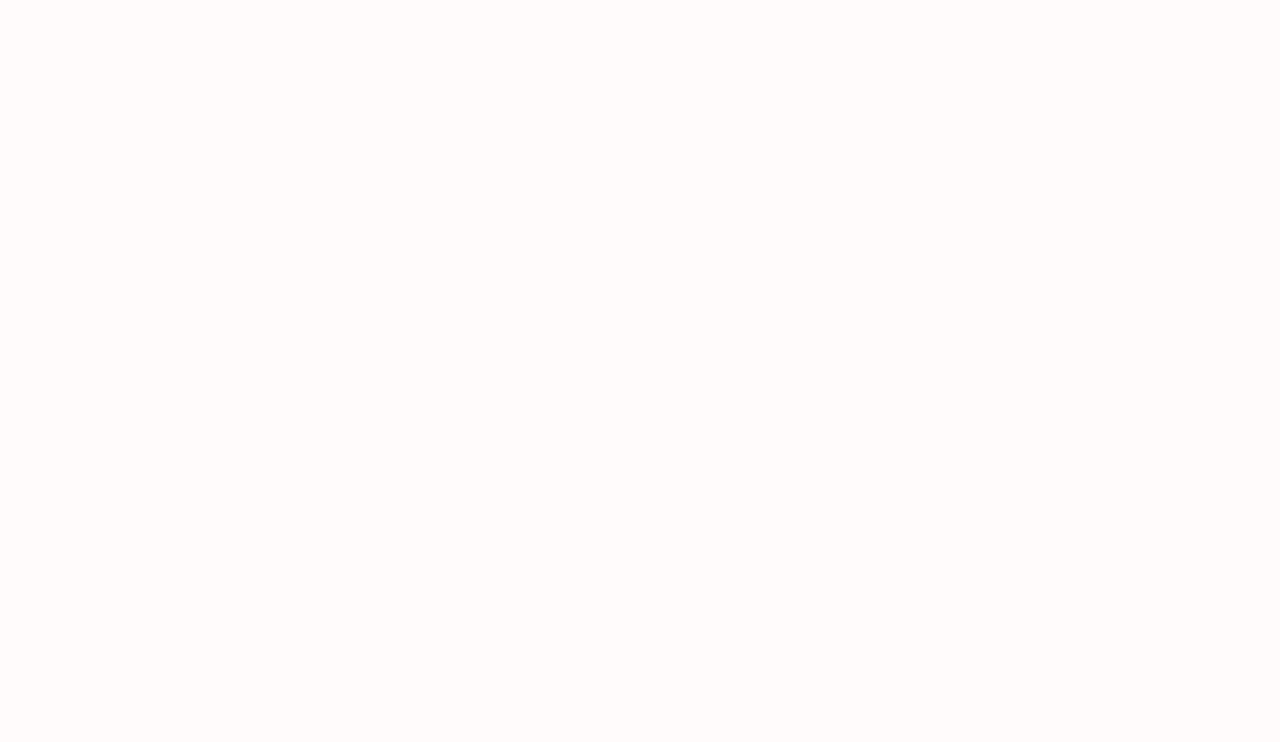
<file: laws.html>
<!DOCTYPE html>
<html lang="en">
<head>
    <meta charset="UTF-8">
    <meta name="viewport" content="width=device-width, initial-scale=1.0">
    <meta name="description" content="Educational website explaining domestic violence awareness, legal rights and support resources in India.">
    <title>Laws</title>

    <link href="static/css/common.css" rel="stylesheet">
</head>
<body>

<header class="site-navbar">
    <div id="menuBtn" class="logo"><img src='static/images/menu.svg'></div>
    <div class="brand">
<span class="brand-title">Laws | Domestic Violence Awareness</span>
</div>
</header>


<div id="menuOverlay"></div>

<nav id="sideMenu">
    <a href="index.html">Home</a>
    <a href="laws.html">Laws</a>
    <a href="support.html">Support</a>
    <a href="about.html">About Us</a>
</nav>

<main>
    <div class="container">
    <h2 class="section-title">Legal Protection in India</h2>

    <p>
        Indian law recognizes not only physical violence but also emotional,
        verbal, and psychological abuse as domestic violence. Victims are
        legally protected and can seek help through police or court orders.
    </p><br>
    <h3>What is Domestic Violence?</h3>
<p>
Domestic violence includes physical harm, emotional abuse, verbal threats,
economic control, and any behavior that harms the dignity and safety of a person within a household.
</p>
<h3>Who is Protected Under the Law?</h3>
<ul>
<li>Wives and live-in partners</li>
<li>Women in shared household relationships</li>
<li>Children affected by domestic violence</li>
<li>Women facing abuse from in-laws</li>
</ul><br>

<!-- INTRO SECTION -->
<h3 class="section-title">Understanding Domestic Violence</h3>

<!-- LAW 1 -->
<div class="law-card">
  <h3>1. Protection of Women from Domestic Violence Act <strong class="highlight-law">PWDVA, 2005</strong></h3>

  <h4>Key Provisions</h4>
  <ul><li>Protects against physical, emotional, verbal and economic abuse</li>
        <li>Allows a woman to stay in her shared household</li>
        <li>Provides protection orders against the abuser</li>
        <li>Right to maintenance and financial support</li>
        <li>Custody protection for children</li></ul>

  <h4>Reliefs Available</h4>
  <ul>
<li>Protection Orders</li>
<li>Residence Orders</li>
<li>Monetary Relief</li>
<li>Custody Orders</li>
<li>Compensation Orders</li>
</ul>

  <h4>Implementation Mechanism</h4>
  <p>Under the Protection of <strong>Women from Domestic Violence Act, 2005</strong>, the court appoints a <strong class = "highlight-law">Protection Officer</strong> to assist the victim in filing complaints, accessing medical facilities, obtaining shelter, and ensuring implementation of court orders.</p>
  <p>Registered <strong class = "highlight-law">Service Providers</strong> and NGOs under the Act can record domestic incident reports, provide medical assistance, legal aid, counseling, and safe shelter support to victims.</p>
  <p><strong class = "highlight-law">Time bound:</strong> The Magistrate is expected to fix the first hearing within three days of receiving the application, and efforts are made to dispose of the case within sixty days to ensure timely justice.</p>
</div>

<!-- LAW 2 -->
<div class="law-card">
  <h3>2. Cruelty & Dowry Harassment (Bharatiya Nyaya Sanhita / Dowry Laws)</h3>
  <ul>
    <li>Harassment related to dowry demands is punishable</li>
    <li>Mental cruelty and threats are treated as criminal offence</li>
    <li>Repeated humiliation or intimidation can be reported</li>
    <li>Family members involved can also be charged</li></ul>
  <p><strong>Arnesh Kumar v. State of Bihar (2014)</strong> – Supreme Court issued guidelines to prevent misuse of <strong class = "highlight-law">Section 498A</strong> and ensure fair investigation.</p>
</div>

<!-- LAW 3 -->
<div class="law-card">
  <h3>3. Criminal Intimidation</h3>
  <ul>
        <li>Threatening harm, reputation damage, or fear creation is punishable</li>
        <li>Applies even without physical violence</li>
        <li>Includes verbal, written, and online threats</li>
        <li>Used to protect victims and witnesses from pressure</li></ul>
</div>

<!-- VICTIM ACTION -->
<div class="section-light">
  <h3>What Can a Victim Do?</h3>
  <ul>
        <li>File a complaint at the nearest police station</li>
        <li>Call women helpline (181 or 1091)</li>
        <li>Request protection order from court</li>
        <li>Seek shelter home or NGO assistance</li>
        <li>Apply for maintenance and child custody</li></ul>
</div>

<!-- CHALLENGES -->
<div class="section-light">
  <h3>Challenges</h3>
  <ul>
  <li>Underreporting due to fear and stigma</li>
  <li>Delay in judicial proceedings</li>
  <li>Financial dependence of victims</li>
  <li>Social pressure to maintain marriage at any cost</li></ul>
</div>
<p class="note">
This page provides simplified educational information to spread awareness.
If you or someone you know is facing abuse, reach out to trusted authorities,
legal professionals, or certified support organizations immediately.
</p>
</div>
</main>

<footer class="footer">
    <p>Educational awareness project | Not an official support service</p>
</footer>

<script src="static/js/menu.js"></script>
</body>
</html>
</file>
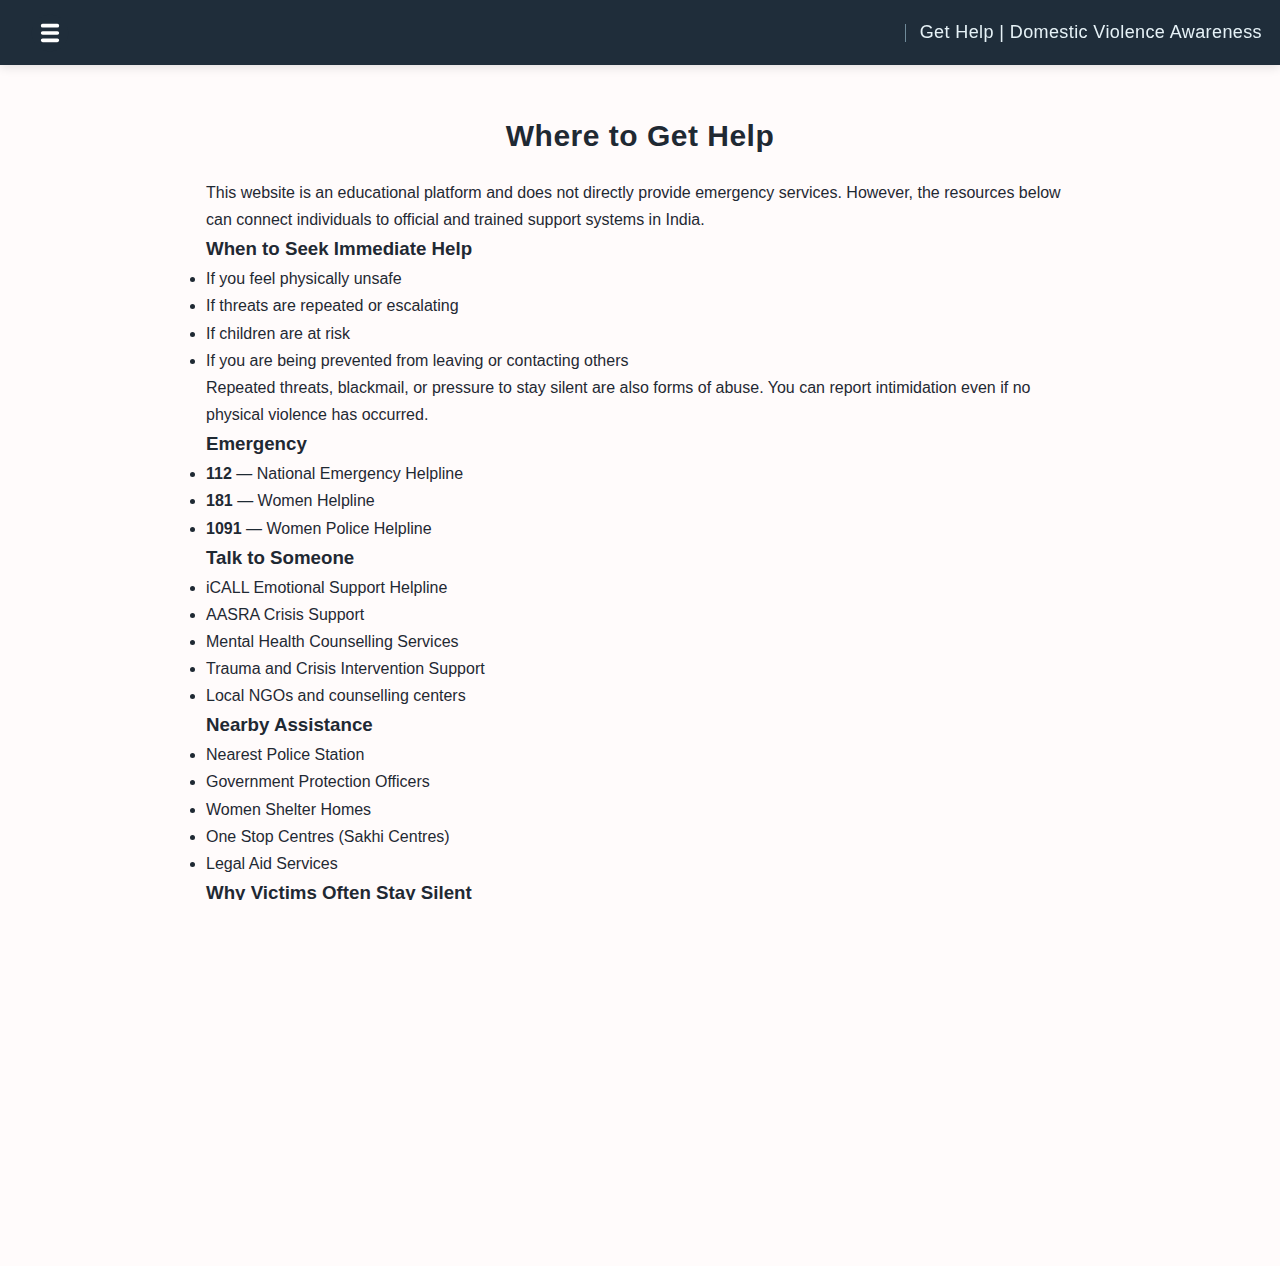
<file: support.html>
<!DOCTYPE html>
<html lang="en">
<head>
    <meta charset="UTF-8">
    <meta name="viewport" content="width=device-width, initial-scale=1.0">
    <meta name="description" content="Educational website explaining domestic violence awareness, legal rights and support resources in India.">
    <title>Support</title>

    <link href="static/css/common.css" rel="stylesheet">
</head>
<body>

<header class="site-navbar">
    <div id="menuBtn" class="logo"><img src='static/images/menu.svg'></div>
    <div class="brand">
    <span class="brand-title">Get Help | Domestic Violence Awareness</span>
    </div>
</header>

<div id="menuOverlay"></div>

<nav id="sideMenu">
    <a href="index.html">Home</a>
    <a href="laws.html">Laws</a>
    <a href="support.html">Support</a>
    <a href="about.html">About Us</a>
</nav>

<main>
<div class="container">
    <h2 class="section-title">Where to Get Help</h2>
<p>
This website is an educational platform and does not directly provide emergency services.
However, the resources below can connect individuals to official and trained support systems in India.
</p>
<h3>When to Seek Immediate Help</h3>
<ul>
<li>If you feel physically unsafe</li>
<li>If threats are repeated or escalating</li>
<li>If children are at risk</li>
<li>If you are being prevented from leaving or contacting others</li>
</ul>
<p>
Repeated threats, blackmail, or pressure to stay silent are also forms of abuse.
You can report intimidation even if no physical violence has occurred.
</p>

<h3>Emergency</h3>
<ul>
<li><strong>112</strong> — National Emergency Helpline</li>
<li><strong>181</strong> — Women Helpline</li>
<li><strong>1091</strong> — Women Police Helpline</li>
</ul>

<h3>Talk to Someone</h3>
<ul>
<li>iCALL Emotional Support Helpline</li>
<li>AASRA Crisis Support</li>
<li>Mental Health Counselling Services</li>
<li>Trauma and Crisis Intervention Support</li>
<li>Local NGOs and counselling centers</li>
</ul>

<h3>Nearby Assistance</h3>
<ul>
<li>Nearest Police Station</li>
<li>Government Protection Officers</li>
<li>Women Shelter Homes</li>
<li>One Stop Centres (Sakhi Centres)</li>
<li>Legal Aid Services</li>
</ul>
<h3>Why Victims Often Stay Silent</h3>
<ul>
<li>Social pressure and stigma</li>
<li>Financial dependency</li>
<li>Fear of retaliation</li>
<li>Concern for children</li>
<li>Lack of awareness about legal protection</li>
</ul>
<p>
Understanding these barriers is important. Support services are confidential and
designed to help individuals seek safety without judgment.
</p>
    <p class="note">
        If you or someone you know is in immediate danger,
        contact emergency services immediately.
    </p>

</div>
</main>

<footer class="footer">
    <p>Educational awareness project | Not an official support service</p>
</footer>
<script src="static/js/menu.js"></script>
</body>
</html>
</file>
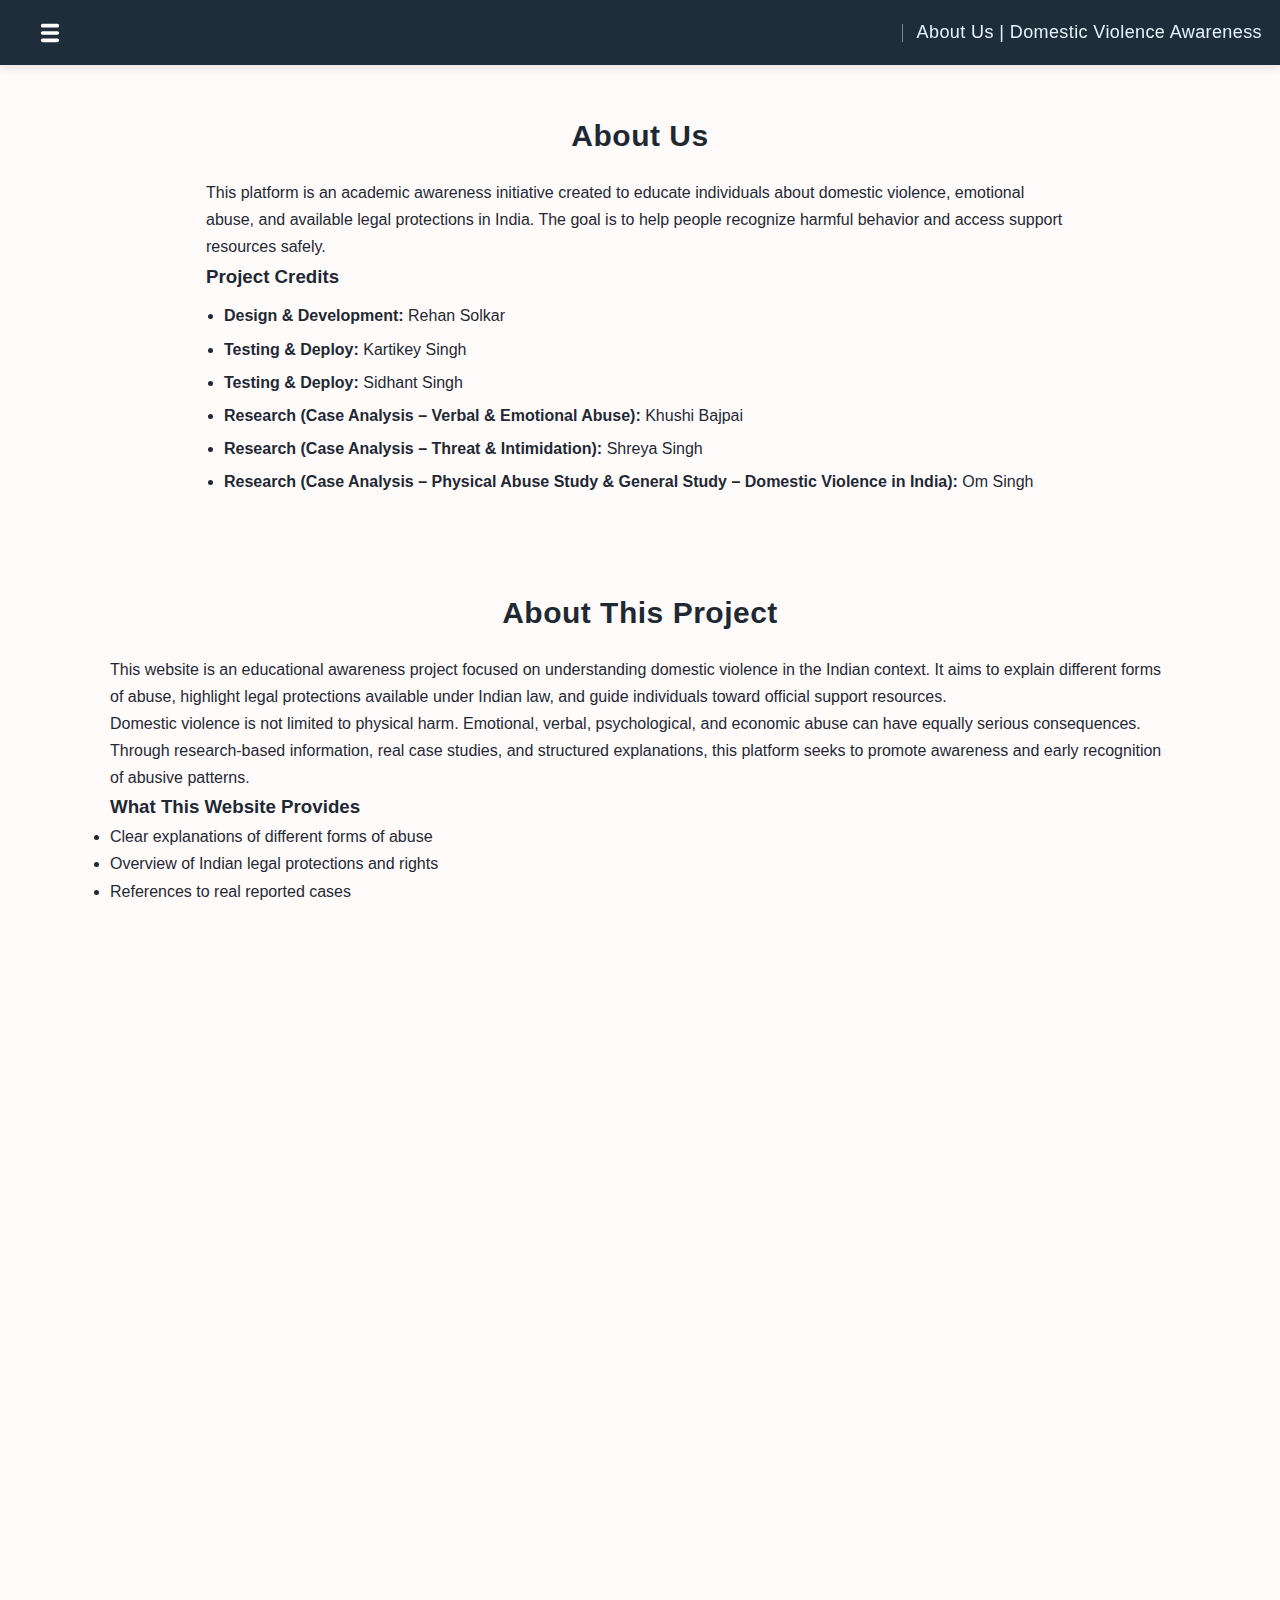
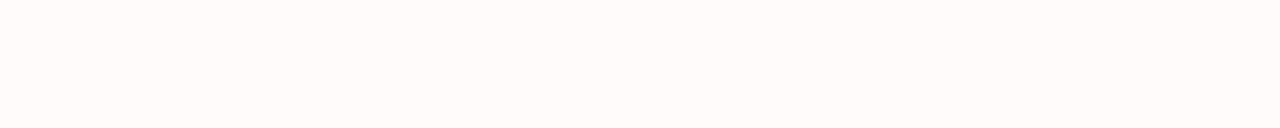
<file: templates/about.html>
<!DOCTYPE html>
<html lang="en">
<head>
    <meta charset="UTF-8">
    <meta name="viewport" content="width=device-width, initial-scale=1.0">
    <meta name="description" content="Educational website explaining domestic violence awareness, legal rights and support resources in India.">
    <title>About Us</title>

    <link href="../static/css/common.css" rel="stylesheet">
</head>
<body>

<header class="site-navbar">
    <div id="menuBtn" class="logo"><img src='../static/images/menu.svg'></div>
    <div class="brand">
    <span class="brand-title">About Us | Domestic Violence Awareness</span>
    </div>
</header>

<div id="menuOverlay"></div>

<nav id="sideMenu">
    <a href="index.html">Home</a>
    <a href="laws.html">Laws</a>
    <a href="support.html">Support</a>
    <a href="about.html">About Us</a>
</nav>
<main>
    <div class="container">
    <h2 class="section-title">About Us</h2>

    <p>
        This platform is an academic awareness initiative created to educate
        individuals about domestic violence, emotional abuse, and available
        legal protections in India. The goal is to help people recognize harmful
        behavior and access support resources safely.
    </p>
    <h3>Project Credits</h3>
<ul class="credits">
    <li><strong>Design & Development:</strong> Rehan Solkar</li>
<li><strong>Testing & Deploy:</strong> Kartikey Singh</li>
<li><strong>Testing & Deploy:</strong> Sidhant Singh</li>
    <li>
        <strong>Research (Case Analysis – Verbal & Emotional Abuse):</strong>
        Khushi Bajpai
    </li>

    <li>
        <strong>Research (Case Analysis – Threat & Intimidation):</strong>
        Shreya Singh
    </li>

    <li>
        <strong>Research (Case Analysis – Physical Abuse Study & General Study – Domestic Violence in India):</strong>
        Om Singh
    </li>
</ul>
    </div>
<section class="content container">
    <h2 class="section-title">About This Project</h2>

    <p>
        This website is an educational awareness project focused on
        understanding domestic violence in the Indian context.
        It aims to explain different forms of abuse, highlight legal
        protections available under Indian law, and guide individuals
        toward official support resources.
    </p>

    <p>
        Domestic violence is not limited to physical harm. Emotional,
        verbal, psychological, and economic abuse can have equally
        serious consequences. Through research-based information,
        real case studies, and structured explanations, this platform
        seeks to promote awareness and early recognition of abusive
        patterns.
    </p>

    <h3>What This Website Provides</h3>
    <ul>
        <li>Clear explanations of different forms of abuse</li>
        <li>Overview of Indian legal protections and rights</li>
        <li>References to real reported cases</li>
        <li>Guidance toward official support services and helplines</li>
        <li>Research-based insights and statistical context</li>
    </ul>

    <h3>Purpose</h3>
    <p>
        The purpose of this project is to encourage awareness,
        informed discussion, and responsible reporting. By
        understanding legal rights and available support systems,
        individuals and communities can take steps toward prevention
        and safety.
    </p>
<h3>Research & Content Sources</h3>

<p>
    The information presented on this website is based on structured
    academic research and publicly reported Indian case studies.
    The project integrates findings from the following research documents:
</p>

<ul>
    <li>
        <strong>“Domestic Violence in India – A Research Study”</strong> –
        A comprehensive overview covering definitions, legal framework,
        causes, statistical data (NFHS-5, NCRB), case studies, and
        challenges in addressing domestic violence in India.
    </li>

    <li>
        <strong>“Physical Abuse in Domestic Violence (India)”</strong> –
        A focused study examining forms of physical abuse,
        recent Indian case examples, legal protections,
        and the social and psychological impact of violence.
    </li>
</ul>
<br>
<p>
    Additional references include publicly available news reports,
    official legal resources, and government websites to ensure
    accuracy and relevance within the Indian context.
</p>
    <p class="note">
        This website is created for educational purposes only and
        does not provide direct legal or emergency services.
        In case of immediate danger, please contact official
        emergency authorities.
    </p>
</section>
</main>
<section class="quote">
    “Awareness is the first step toward prevention and safety.”
</section>
<footer class="footer">
    <p>Educational awareness project | Not an official support service</p>
</footer>

<script src="../static/js/menu.js"></script>
</body>
</html>
</file>
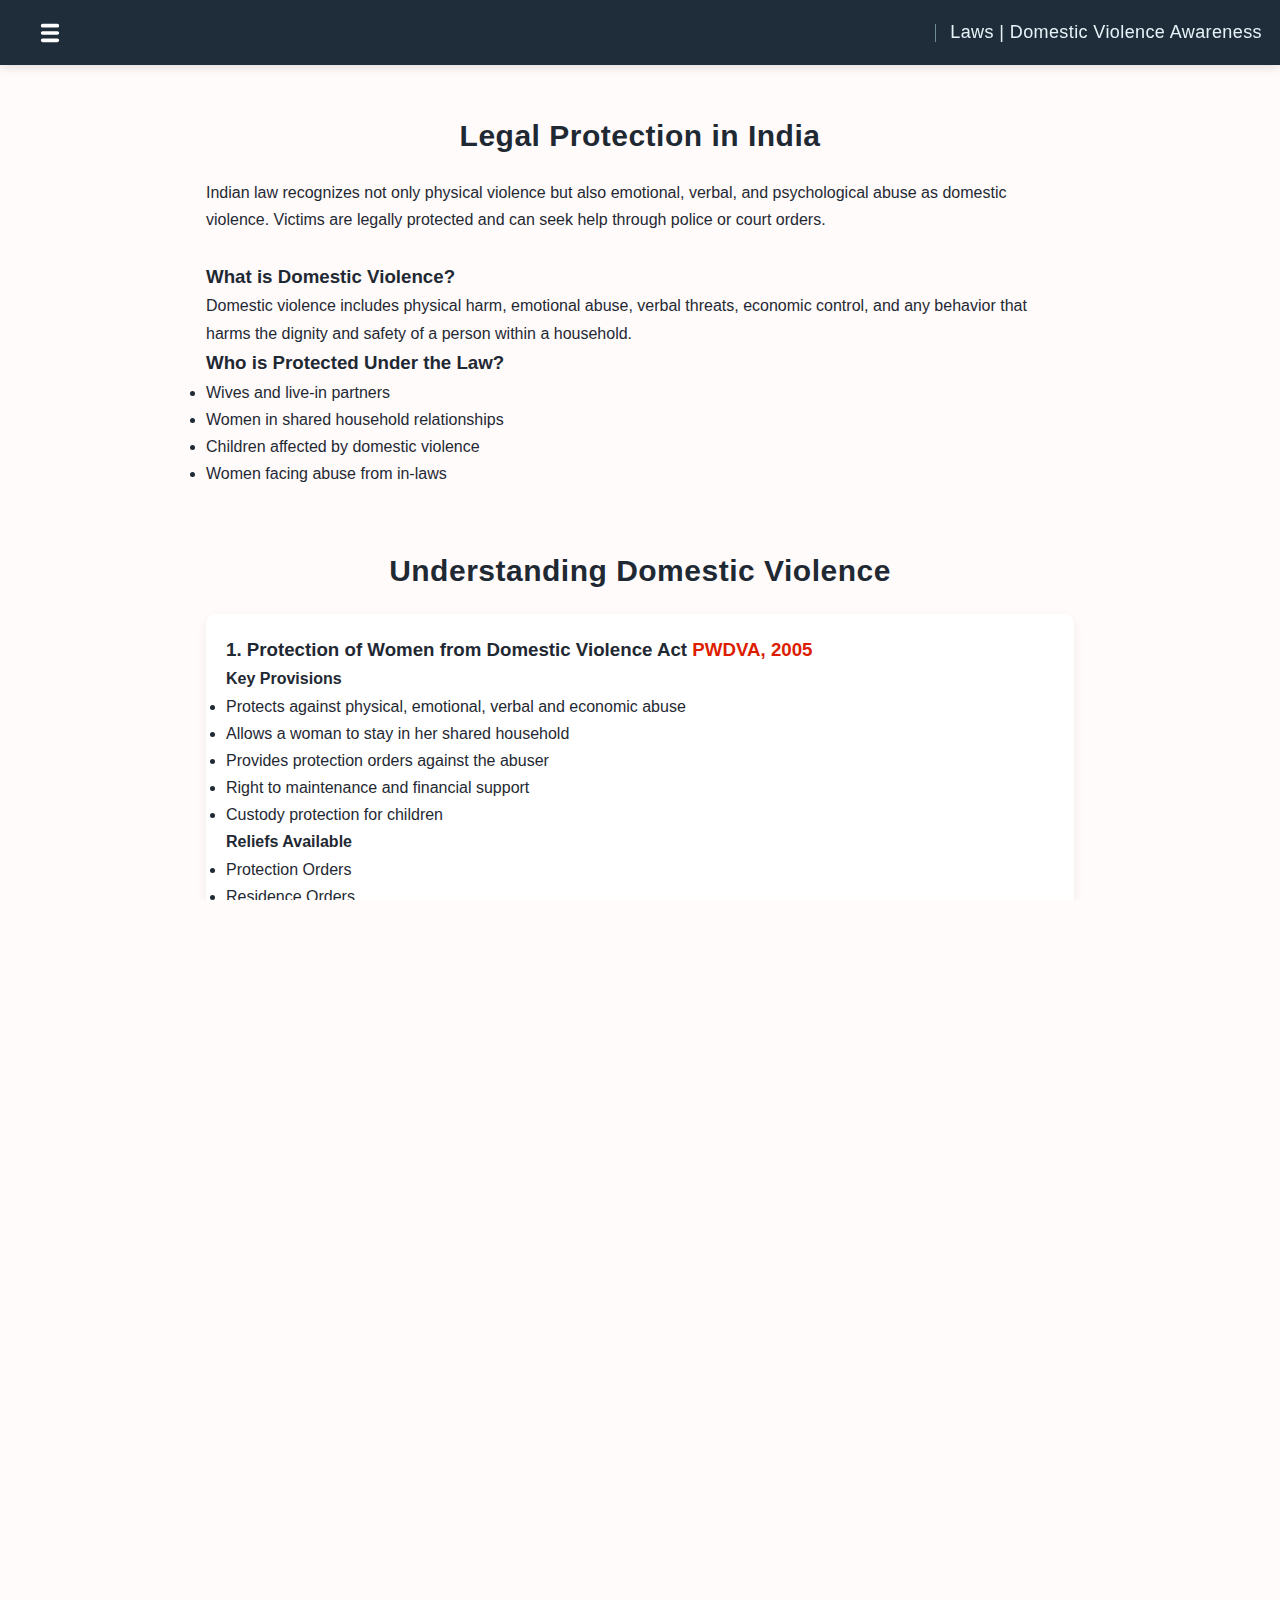
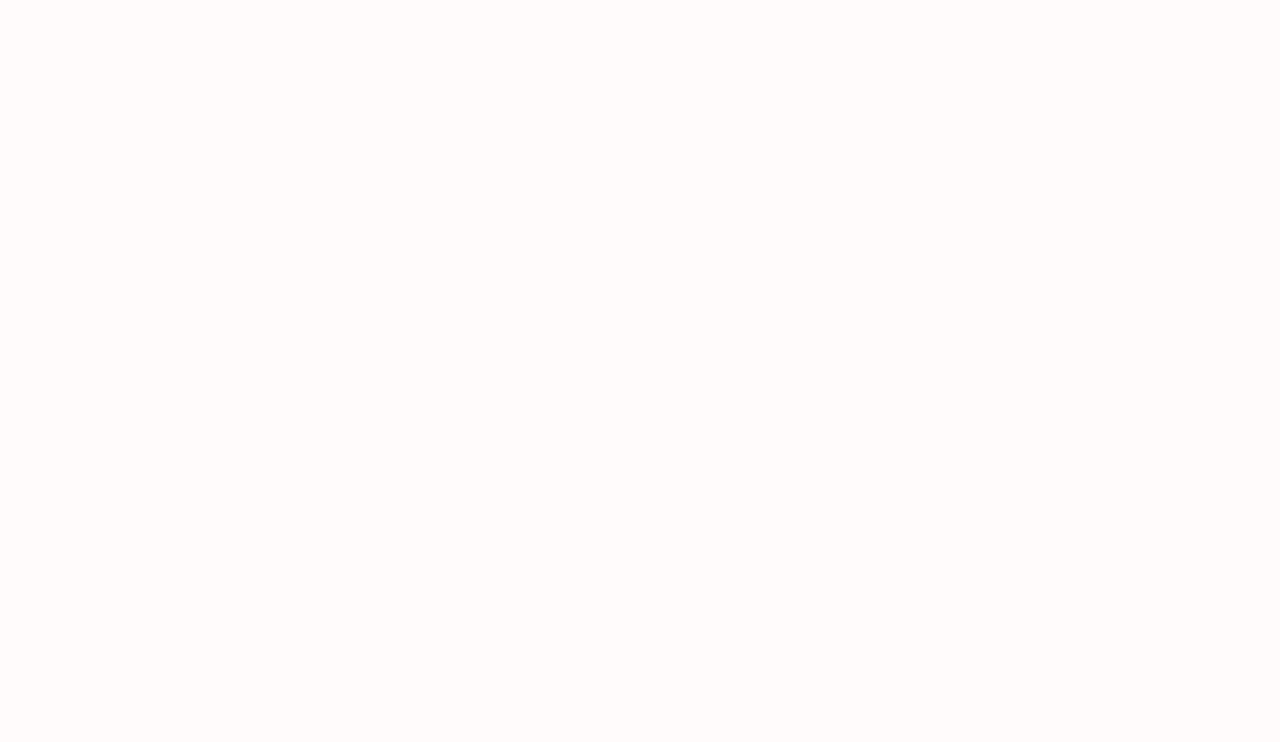
<file: templates/laws.html>
<!DOCTYPE html>
<html lang="en">
<head>
    <meta charset="UTF-8">
    <meta name="viewport" content="width=device-width, initial-scale=1.0">
    <meta name="description" content="Educational website explaining domestic violence awareness, legal rights and support resources in India.">
    <title>Laws</title>

    <link href="../static/css/common.css" rel="stylesheet">
</head>
<body>

<header class="site-navbar">
    <div id="menuBtn" class="logo"><img src='../static/images/menu.svg'></div>
    <div class="brand">
<span class="brand-title">Laws | Domestic Violence Awareness</span>
</div>
</header>


<div id="menuOverlay"></div>

<nav id="sideMenu">
    <a href="index.html">Home</a>
    <a href="laws.html">Laws</a>
    <a href="support.html">Support</a>
    <a href="about.html">About Us</a>
</nav>

<main>
    <div class="container">
    <h2 class="section-title">Legal Protection in India</h2>

    <p>
        Indian law recognizes not only physical violence but also emotional,
        verbal, and psychological abuse as domestic violence. Victims are
        legally protected and can seek help through police or court orders.
    </p><br>
    <h3>What is Domestic Violence?</h3>
<p>
Domestic violence includes physical harm, emotional abuse, verbal threats,
economic control, and any behavior that harms the dignity and safety of a person within a household.
</p>
<h3>Who is Protected Under the Law?</h3>
<ul>
<li>Wives and live-in partners</li>
<li>Women in shared household relationships</li>
<li>Children affected by domestic violence</li>
<li>Women facing abuse from in-laws</li>
</ul><br>

<!-- INTRO SECTION -->
<h3 class="section-title">Understanding Domestic Violence</h3>

<!-- LAW 1 -->
<div class="law-card">
  <h3>1. Protection of Women from Domestic Violence Act <strong class="highlight-law">PWDVA, 2005</strong></h3>

  <h4>Key Provisions</h4>
  <ul><li>Protects against physical, emotional, verbal and economic abuse</li>
        <li>Allows a woman to stay in her shared household</li>
        <li>Provides protection orders against the abuser</li>
        <li>Right to maintenance and financial support</li>
        <li>Custody protection for children</li></ul>

  <h4>Reliefs Available</h4>
  <ul>
<li>Protection Orders</li>
<li>Residence Orders</li>
<li>Monetary Relief</li>
<li>Custody Orders</li>
<li>Compensation Orders</li>
</ul>

  <h4>Implementation Mechanism</h4>
  <p>Under the Protection of <strong>Women from Domestic Violence Act, 2005</strong>, the court appoints a <strong class = "highlight-law">Protection Officer</strong> to assist the victim in filing complaints, accessing medical facilities, obtaining shelter, and ensuring implementation of court orders.</p>
  <p>Registered <strong class = "highlight-law">Service Providers</strong> and NGOs under the Act can record domestic incident reports, provide medical assistance, legal aid, counseling, and safe shelter support to victims.</p>
  <p><strong class = "highlight-law">Time bound:</strong> The Magistrate is expected to fix the first hearing within three days of receiving the application, and efforts are made to dispose of the case within sixty days to ensure timely justice.</p>
</div>

<!-- LAW 2 -->
<div class="law-card">
  <h3>2. Cruelty & Dowry Harassment (Bharatiya Nyaya Sanhita / Dowry Laws)</h3>
  <ul>
    <li>Harassment related to dowry demands is punishable</li>
    <li>Mental cruelty and threats are treated as criminal offence</li>
    <li>Repeated humiliation or intimidation can be reported</li>
    <li>Family members involved can also be charged</li></ul>
  <p><strong>Arnesh Kumar v. State of Bihar (2014)</strong> – Supreme Court issued guidelines to prevent misuse of <strong class = "highlight-law">Section 498A</strong> and ensure fair investigation.</p>
</div>

<!-- LAW 3 -->
<div class="law-card">
  <h3>3. Criminal Intimidation</h3>
  <ul>
        <li>Threatening harm, reputation damage, or fear creation is punishable</li>
        <li>Applies even without physical violence</li>
        <li>Includes verbal, written, and online threats</li>
        <li>Used to protect victims and witnesses from pressure</li></ul>
</div>

<!-- VICTIM ACTION -->
<div class="section-light">
  <h3>What Can a Victim Do?</h3>
  <ul>
        <li>File a complaint at the nearest police station</li>
        <li>Call women helpline (181 or 1091)</li>
        <li>Request protection order from court</li>
        <li>Seek shelter home or NGO assistance</li>
        <li>Apply for maintenance and child custody</li></ul>
</div>

<!-- CHALLENGES -->
<div class="section-light">
  <h3>Challenges</h3>
  <ul>
  <li>Underreporting due to fear and stigma</li>
  <li>Delay in judicial proceedings</li>
  <li>Financial dependence of victims</li>
  <li>Social pressure to maintain marriage at any cost</li></ul>
</div>
<p class="note">
This page provides simplified educational information to spread awareness.
If you or someone you know is facing abuse, reach out to trusted authorities,
legal professionals, or certified support organizations immediately.
</p>
</div>
</main>

<footer class="footer">
    <p>Educational awareness project | Not an official support service</p>
</footer>

<script src="../static/js/menu.js"></script>
</body>
</html>
</file>
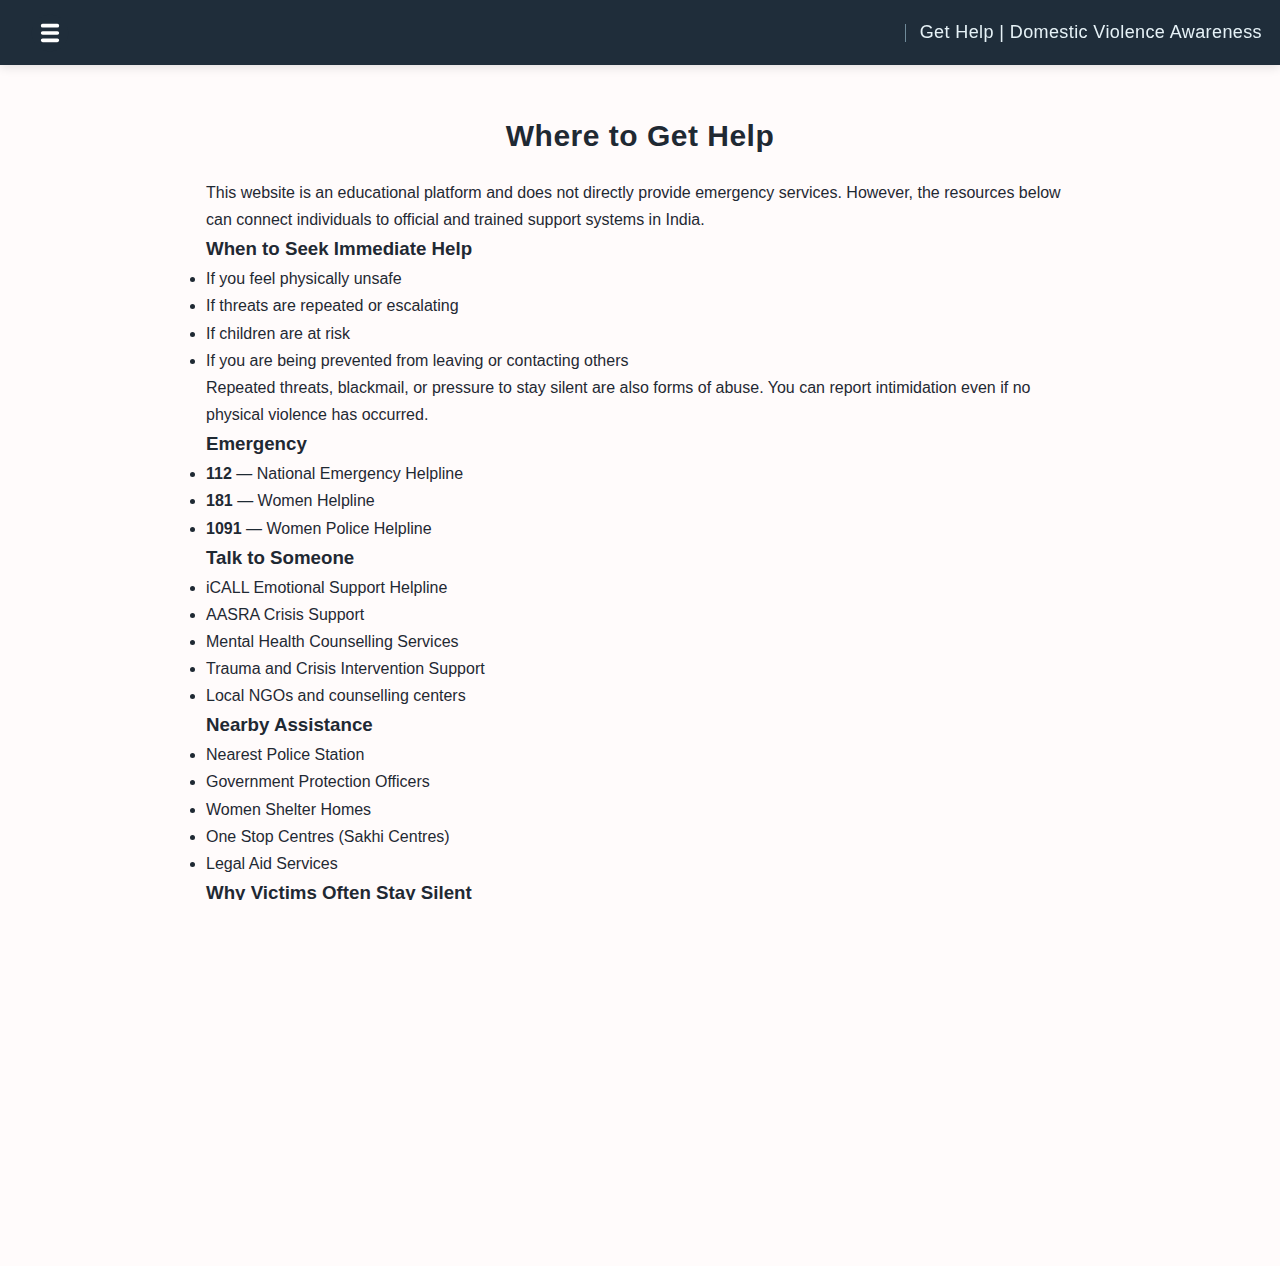
<file: templates/support.html>
<!DOCTYPE html>
<html lang="en">
<head>
    <meta charset="UTF-8">
    <meta name="viewport" content="width=device-width, initial-scale=1.0">
    <meta name="description" content="Educational website explaining domestic violence awareness, legal rights and support resources in India.">
    <title>Support</title>

    <link href="../static/css/common.css" rel="stylesheet">
</head>
<body>

<header class="site-navbar">
    <div id="menuBtn" class="logo"><img src='../static/images/menu.svg'></div>
    <div class="brand">
    <span class="brand-title">Get Help | Domestic Violence Awareness</span>
    </div>
</header>

<div id="menuOverlay"></div>

<nav id="sideMenu">
    <a href="index.html">Home</a>
    <a href="laws.html">Laws</a>
    <a href="support.html">Support</a>
    <a href="about.html">About Us</a>
</nav>

<main>
<div class="container">
    <h2 class="section-title">Where to Get Help</h2>
<p>
This website is an educational platform and does not directly provide emergency services.
However, the resources below can connect individuals to official and trained support systems in India.
</p>
<h3>When to Seek Immediate Help</h3>
<ul>
<li>If you feel physically unsafe</li>
<li>If threats are repeated or escalating</li>
<li>If children are at risk</li>
<li>If you are being prevented from leaving or contacting others</li>
</ul>
<p>
Repeated threats, blackmail, or pressure to stay silent are also forms of abuse.
You can report intimidation even if no physical violence has occurred.
</p>

<h3>Emergency</h3>
<ul>
<li><strong>112</strong> — National Emergency Helpline</li>
<li><strong>181</strong> — Women Helpline</li>
<li><strong>1091</strong> — Women Police Helpline</li>
</ul>

<h3>Talk to Someone</h3>
<ul>
<li>iCALL Emotional Support Helpline</li>
<li>AASRA Crisis Support</li>
<li>Mental Health Counselling Services</li>
<li>Trauma and Crisis Intervention Support</li>
<li>Local NGOs and counselling centers</li>
</ul>

<h3>Nearby Assistance</h3>
<ul>
<li>Nearest Police Station</li>
<li>Government Protection Officers</li>
<li>Women Shelter Homes</li>
<li>One Stop Centres (Sakhi Centres)</li>
<li>Legal Aid Services</li>
</ul>
<h3>Why Victims Often Stay Silent</h3>
<ul>
<li>Social pressure and stigma</li>
<li>Financial dependency</li>
<li>Fear of retaliation</li>
<li>Concern for children</li>
<li>Lack of awareness about legal protection</li>
</ul>
<p>
Understanding these barriers is important. Support services are confidential and
designed to help individuals seek safety without judgment.
</p>
    <p class="note">
        If you or someone you know is in immediate danger,
        contact emergency services immediately.
    </p>

</div>
</main>

<footer class="footer">
    <p>Educational awareness project | Not an official support service</p>
</footer>
<script src="../static/js/menu.js"></script>
</body>
</html>
</file>
<file: static/css/common.css>
/* ===== ROOT COLORS ===== */
:root{--primary:#1f2d3a; --accent:#c94f4f; --bg:rgb(255, 251, 251); --text:#1f2933; --muted:#6b7a86; --border:#dde3e8; --card:#ffffff;}
/* ===== RESET ===== */
* {box-sizing: border-box; margin: 0; padding: 0; font-family: "Segoe UI", Arial, sans-serif; -webkit-tap-highlight-color: transparent;}
html, body {height: 100%; overflow-x: hidden;}
body {display: flex; flex-direction: column; background: var(--bg); color: var(--text); line-height: 1.7;}
body.menu-open {overflow: hidden;}
a {text-decoration: none; color: inherit;}
/* ===== NAVBAR ===== */
.site-navbar {position: fixed; top: 0; left: 0; width: 100%; height: 65px; background: var(--primary); color: white; padding: 0 18px; display: flex; justify-content: space-between; align-items: center; box-shadow: 0 2px 10px rgba(0,0,0,0.12); z-index: 1000; gap:14px;}
/* header layout */
header{display:flex; align-items:center; gap:14px; padding:14px 20px; background:linear-gradient(-45deg,#2c3e50,#3a6073,#4b79a1,#283e51); background-size:400% 400%; animation:navFlow 12s ease infinite;}
/* smooth flowing gradient */
@keyframes navFlow{0%{background-position:0% 50%;} 50%{background-position:100% 50%;} 100%{background-position:0% 50%;}}
/* brand text */
.brand-title{color:#e6f2f7; font-size:18px; font-weight:500; letter-spacing:.4px;}
/* subtle divider */
.brand-title::before{content:""; display:inline-block; width:1px; height:18px; background:#6f8a99; margin:0 14px 0 6px; vertical-align:middle;}
#menuBtn{padding: 8px 10px; cursor: pointer; display: flex; align-items: center; height: 100%;}
.logo{display:flex; align-items:center; height:100%;}
.logo svg, .logo img {height: 44px; width: auto; display: block; transition:.2s;}
/* ===== MAIN CONTENT ===== */
main {flex: 1; font-family: "Segoe UI", Arial, sans-serif;}
.container {max-width: 900px; margin: auto; padding: 25px 16px; padding-top: 80px;}
/* credit */
.credits {margin-top: 10px; padding-left: 18px;}
.credits li {margin-bottom: 6px;}
/* ========= HERO ========= */
.hero{padding:120px 20px 80px; background:linear-gradient(135deg,#1f2d3a,#3e5871); color:white; text-align:center;}
.hero-inner{width: 100%; max-width:700px; margin:auto;}
.hero h1{font-size:42px; margin-bottom:10px;}
.hero p{opacity:.95; margin-bottom:25px;}
#heroText{min-height:58px; display:inline-block; width:420px; text-align:center;}
/* buttons */
.hero-btns{display:flex; gap:14px; justify-content:center; flex-wrap:wrap;}
.btn{padding:12px 22px; border-radius:30px; cursor:pointer; transition:.25s; font-weight:500;}
.btn.primary{background:#5dade2; color:black;}
.btn.outline{border:2px solid white; color:white;}
.btn:hover{transform:translateY(-3px);}
/* ===== help bar ===== */
.helpbar{background:#ffeaea; color:#2c3e50; display:grid; grid-template-columns:repeat(3,1fr); align-items:center; text-align:center; padding:14px 10px; font-weight:500; border-bottom:1px solid #d7dee5;}
.helpbar span{position:relative;}
/* help dropdown */
.help-item{position:relative; cursor:pointer; padding:6px 10px;}
.help-item::after{content:""; position:absolute; left:0; right:0; height:18px; bottom:-18px;}
.help-dropdown{position:absolute; top:calc(100% + 12px); left:50%; transform:translateX(-50%); background:white; color:#333; padding:10px; border-radius:12px; box-shadow:0 12px 25px rgba(0,0,0,.18); min-width:220px; z-index:50;opacity:0; visibility:hidden; transition:.18s ease;}
.help-dropdown a{display:block; padding:9px 12px; font-size:14px; border-radius:8px;}
.help-dropdown a:hover{background:#f2f2f2;}
.help-item:hover .help-dropdown,.help-dropdown:hover{opacity:1; visibility:visible;}
/* vertical separators */
.helpbar span:not(:last-child)::after{content:""; position:absolute; right:0; top:50%; transform:translateY(-50%); height:24px; width:1px; background:#e0b4b4;}
/* ===== cards ===== */
.section-title{text-align:center; margin-top:30px; margin-bottom:18px; font-size:30px; font-weight: 600; letter-spacing: .5px;}
.section-subtext {max-width: 680px; margin: 0 auto 35px; text-align: center; color: var(--muted); font-size: 16px; line-height: 1.6;}
/* content */
.content{max-width:1100px; margin: 60px auto; padding:0 20px;}
.highlight-law {color: #dd1d00; font-weight: 600;}
.section-light {background: #f8f9fa; padding: 30px; border-radius: 12px;}
/* grid tightening */
.cards{display:grid; grid-template-columns: repeat(auto-fit, minmax(240px, 240px)); gap:28px; justify-content:center;}
/* card */
.card{background:var(--card); padding:26px 24px; border: 1px solid var(--border); border-radius:16px; box-shadow: 0 8px 18px rgba(0,0,0,.07); transition: .3s ease; text-align: left;}
.card p{color:#5c6b73; margin-top:6px;}
.card:hover{transform:translateY(-6px); box-shadow:0 16px 32px rgba(0,0,0,.12);}
.card h3{margin-bottom:8px;}
/* law card */
.law-card {background: #ffffff; padding: 20px; margin-bottom: 25px; border-radius: 10px; box-shadow: 0 4px 12px rgba(0,0,0,0.06); transition: transform 0.2s ease;}
.law-card:hover {transform: translateY(-3px);}
/* Read More */
.read-more {display: inline-block; margin-top: 18px; font-weight: 600; color: #2c5877; text-decoration: none; margin-top: 18px; font-size: 14px; letter-spacing: .3px;}
.read-more:hover {text-decoration: underline;}
/* case study */
.case-study {margin-top: 30px; margin-bottom: 50px; padding-top: 10px;}
.case-card {background:#fffdf8; color:#2d2d2d; width: 100%; padding: 28px; border-radius: 14px; border:1px solid #e6dccb; line-height: 1.7; box-sizing: border-box;}
.case-card p{color:#2d2d2d; margin-top:6px;}
.case-card h3 {margin-bottom: 10px; color:#8b5e34;}
.case-card ul {margin-top: 10px; padding-left: 20px;}
.case-card li {margin-bottom: 6px; color:#37474f;}
.note {margin-top: 12px; font-style: italic; color:#6b6b6b;}
/* quote */
.quote{margin-top:60px; background:#e8f7fa; text-align:center; padding:45px 20px; font-style:italic; color:#004d55;}
/* trust */
.trust{text-align:center; padding:35px 20px; color:#5c6b73; font-size:14px;}
/* ===== FOOTER ===== */
.footer {border-top: 1px solid #000000; margin-top: 50px; padding: 13px; font-size: 15px; text-align: center; background: var(--primary); color: #ecf0f1;}
/* ===== SIDEBAR ===== */
#sideMenu {position: fixed; top: 0; left: -260px; width: 260px; height: 100%; background: #000000; padding-top: 80px; transition: left 0.35s ease; z-index: 1100; overflow-y: auto;}
#sideMenu a {display: block; padding: 15px 25px; color: rgb(0, 255, 242);}
#sideMenu a:hover{background: rgba(255,255,255,0.08);}
#sideMenu.openMenu {left: 0;}
#menuOverlay {position: fixed; top: 0; left: 0; width: 100%; height: 100%; background: rgba(0,0,0,0.45); opacity: 0; pointer-events: none; transition: opacity 0.3s; z-index: 1050;}
#menuOverlay.showOverlay {opacity: 1; pointer-events: auto;}
/* ===== MOBILE ===== */
@media (max-width: 600px) {
body {font-size: 15px; line-height: 1.6;}
.container {padding: 18px 14px; padding-top: 80px;}
h1 {font-size: 24px;}
h2 {font-size: 20px;}
h3 {font-size: 18px;}
#heroText{width:90%;} 
.section-title {font-size: 22px; margin-bottom: 14px;}
.card {padding: 18px;}
.case-card {padding: 18px; font-size: 14.5px;}
.case-card li {margin-bottom: 5px;}
ul {padding-left: 18px;}
p {font-size: 14.5px;}}
/* responsive */
@media (max-width: 900px) {.cards {grid-template-columns: repeat(2, minmax(220px, 1fr)); gap: 22px;}}
@media (max-width: 520px) {.cards {grid-template-columns: 1fr;}.card {padding: 22px;}}
@media (min-width: 900px) {.case-card {max-width: 950px; margin: 0 auto;}}
@media (max-width: 899px) {.case-card {max-width: 100%; padding: 22px;}}
</file>
